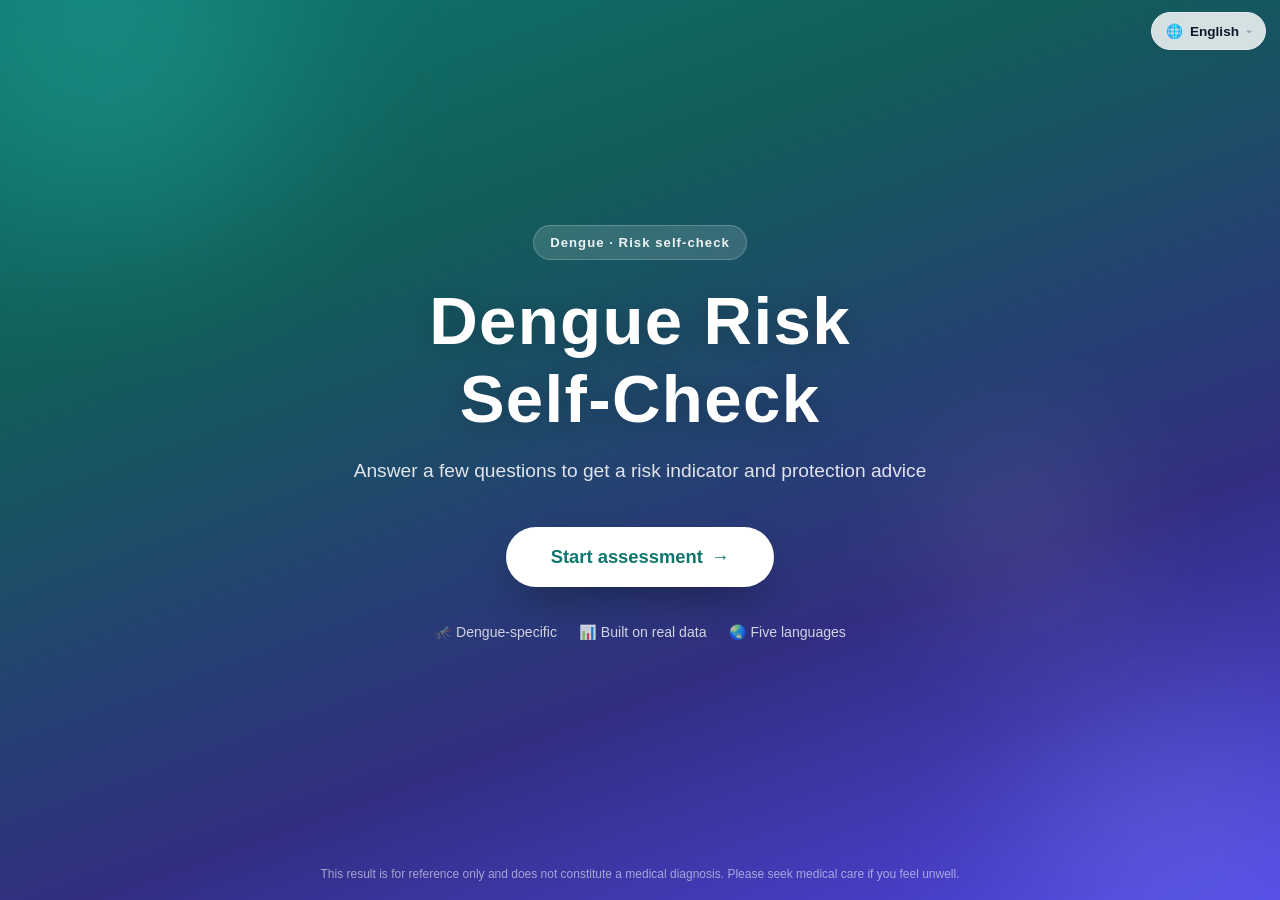
<file: static/index.html>
<!DOCTYPE html>
<html lang="zh-CN">
<head>
  <meta charset="UTF-8" />
  <meta name="viewport" content="width=device-width, initial-scale=1, viewport-fit=cover" />
  <title>登革热风险自测</title>
  <meta name="description" content="回答症状与病史问题，获得登革热风险参考评分与防护建议。结果仅供参考，不构成医疗诊断。" />
  <meta name="theme-color" content="#0f766e" />
  <link rel="icon" href="data:," />
  <link rel="stylesheet" href="./style.css" />
</head>
<body>
  <!-- 语言切换器（固定右上角，各视图共用） -->
  <div id="lang-switcher" class="lang-switcher">
    <button id="lang-toggle" class="lang-toggle" type="button"
            aria-haspopup="listbox" aria-expanded="false" aria-label="选择语言">
      <span class="lang-globe" aria-hidden="true">🌐</span>
      <span id="lang-current" class="lang-current">简体中文</span>
      <span class="lang-caret" aria-hidden="true">▾</span>
    </button>
    <ul id="lang-menu" class="lang-menu" role="listbox" aria-label="选择语言" hidden>
      <li><button class="lang-option" type="button" role="option" data-lang="zh-CN" aria-selected="true">简体中文</button></li>
      <li><button class="lang-option" type="button" role="option" data-lang="zh-TW" aria-selected="false">繁體中文</button></li>
      <li><button class="lang-option" type="button" role="option" data-lang="en" aria-selected="false">English</button></li>
      <li><button class="lang-option" type="button" role="option" data-lang="es" aria-selected="false">Español</button></li>
      <li><button class="lang-option" type="button" role="option" data-lang="pt" aria-selected="false">Português</button></li>
    </ul>
  </div>

  <main id="app">

    <!-- ① Hero 视图 -->
    <section id="view-hero" class="view hero-view">
      <div class="hero-orbs" aria-hidden="true">
        <span class="orb orb-a"></span>
        <span class="orb orb-b"></span>
        <span class="orb orb-c"></span>
      </div>
      <div class="hero">
        <div class="hero-badge" id="hero-badge">登革热 · 风险自评</div>
        <h1 class="hero-title" id="hero-title">登革热<br />风险自测</h1>
        <p class="hero-subtitle" id="hero-subtitle">回答症状与病史问题，获得风险参考与防护建议</p>
        <button id="btn-start" class="btn btn-hero" type="button">
          <span id="btn-start-text">开始评估</span>
          <span class="btn-arrow" aria-hidden="true">→</span>
        </button>
        <ul class="hero-points" id="hero-points" aria-label="产品特点"></ul>
      </div>
      <p class="hero-disclaimer" id="hero-disclaimer">本结果仅供参考，不构成医疗诊断。如有不适请及时就医。</p>
    </section>

    <!-- ② Wizard 视图（分步问卷） -->
    <section id="view-wizard" class="view" hidden>
      <div class="shell">
        <header class="wizard-header">
          <div class="wizard-meta">
            <span class="wizard-brand" id="wizard-brand">🦟 登革热风险自测</span>
            <span id="step-counter" class="step-counter">第 1 步 / 共 6 步</span>
          </div>
          <div class="progress" role="progressbar" aria-label="问卷进度"
               aria-valuemin="1" aria-valuemax="6" aria-valuenow="1">
            <div class="progress-track"><div id="progress-fill" class="progress-fill"></div></div>
            <div id="progress-steps" class="progress-steps" aria-hidden="true"></div>
          </div>
        </header>

        <div id="wizard-panel" class="wizard-panel card"><!-- 步骤内容由 app.js 渲染 --></div>

        <p id="wizard-hint" class="wizard-hint" role="alert" hidden></p>

        <div class="wizard-nav">
          <button id="btn-prev" class="btn btn-secondary" type="button">上一步</button>
          <button id="btn-next" class="btn btn-primary" type="button">下一步</button>
        </div>
      </div>
    </section>

    <!-- ③ Loading 视图 -->
    <section id="view-loading" class="view" hidden>
      <div class="loading-wrap">
        <div class="pulse" aria-hidden="true">
          <span class="pulse-ring r1"></span>
          <span class="pulse-ring r2"></span>
          <span class="pulse-ring r3"></span>
          <span class="pulse-core">🦟</span>
        </div>
        <p id="loading-text" class="loading-text" aria-live="polite">正在整理你的作答…</p>
        <p class="loading-sub" id="loading-sub">请稍候，通常不超过 10 秒</p>
      </div>
    </section>

    <!-- ④ Result 视图 -->
    <section id="view-result" class="view" hidden>
      <div class="shell result-shell">
        <header class="result-header">
          <h2 class="result-title" id="result-title">评估结果</h2>
          <p class="result-sub" id="result-sub">基于你提供的症状与病史生成</p>
        </header>

        <!-- WHO 警示征象提示（规则判断，独立于模型评分） -->
        <div id="warning-banner" class="warning-banner" role="alert" hidden>
          <span class="warning-icon" aria-hidden="true">⚠️</span>
          <div class="warning-body">
            <strong id="warning-title" class="warning-title"></strong>
            <p id="warning-text" class="warning-text"></p>
          </div>
        </div>

        <div class="card gauge-card">
          <div class="gauges">
            <!-- 主仪表盘：登革热可能性（模型 A） -->
            <div class="gauge-wrap gauge-primary" id="gauge-dengue">
              <svg class="gauge" viewBox="0 0 220 220" role="img" aria-labelledby="label-dengue">
                <circle class="gauge-track" cx="110" cy="110" r="92" />
                <circle id="arc-dengue" class="gauge-arc" cx="110" cy="110" r="92" />
              </svg>
              <div class="gauge-center">
                <div id="score-dengue" class="gauge-score">0</div>
                <div class="gauge-unit" id="label-dengue">登革热可能性</div>
                <div id="badge-dengue" class="level-badge">—</div>
              </div>
            </div>

            <!-- 次仪表盘：重症风险（模型 B2） -->
            <div class="gauge-wrap gauge-secondary" id="gauge-severe">
              <svg class="gauge" viewBox="0 0 220 220" role="img" aria-labelledby="label-severe">
                <circle class="gauge-track" cx="110" cy="110" r="92" />
                <circle id="arc-severe" class="gauge-arc" cx="110" cy="110" r="92" />
              </svg>
              <div class="gauge-center">
                <div id="score-severe" class="gauge-score">0</div>
                <div class="gauge-unit" id="label-severe">重症风险</div>
                <div id="badge-severe" class="level-badge">—</div>
              </div>
            </div>
          </div>

          <!-- 第三项：病情加重风险（模型 B），横条展示 -->
          <div class="bar-metric" id="metric-worsening">
            <div class="bar-head">
              <span class="bar-label" id="label-worsening">病情加重风险</span>
              <span class="bar-value"><span id="score-worsening">0</span>
                <span id="badge-worsening" class="level-badge level-inline">—</span></span>
            </div>
            <div class="bar-track"><div id="bar-worsening" class="bar-fill"></div></div>
          </div>

          <p id="result-summary" class="result-summary"></p>
          <p id="model-note" class="model-note"></p>
          <p id="epi-week-line" class="epi-week"></p>
        </div>

        <div id="advice-cards" class="advice-grid"><!-- 建议卡片由 app.js 渲染 --></div>

        <div class="result-actions">
          <button id="btn-restart" class="btn btn-primary" type="button">重新评估</button>
          <button id="btn-home" class="btn btn-secondary" type="button">返回首页</button>
        </div>
      </div>
      <div id="disclaimer-bar" class="disclaimer-bar">本结果仅供参考，不构成医疗诊断。如有不适请及时就医。</div>
    </section>

  </main>

  <!-- 错误浮层 -->
  <div id="error-overlay" class="overlay" hidden>
    <div class="overlay-backdrop" aria-hidden="true"></div>
    <div class="overlay-card card" role="alertdialog" aria-modal="true" aria-labelledby="error-title" aria-describedby="error-detail">
      <div class="overlay-icon" aria-hidden="true">⚠️</div>
      <h3 id="error-title" class="overlay-title">评估失败</h3>
      <p id="error-detail" class="error-detail"></p>
      <div class="overlay-actions">
        <button id="btn-retry" class="btn btn-primary" type="button">重试</button>
        <button id="btn-error-close" class="btn btn-secondary" type="button">返回修改</button>
      </div>
    </div>
  </div>

  <script src="./app.js" defer></script>
</body>
</html>
</file>
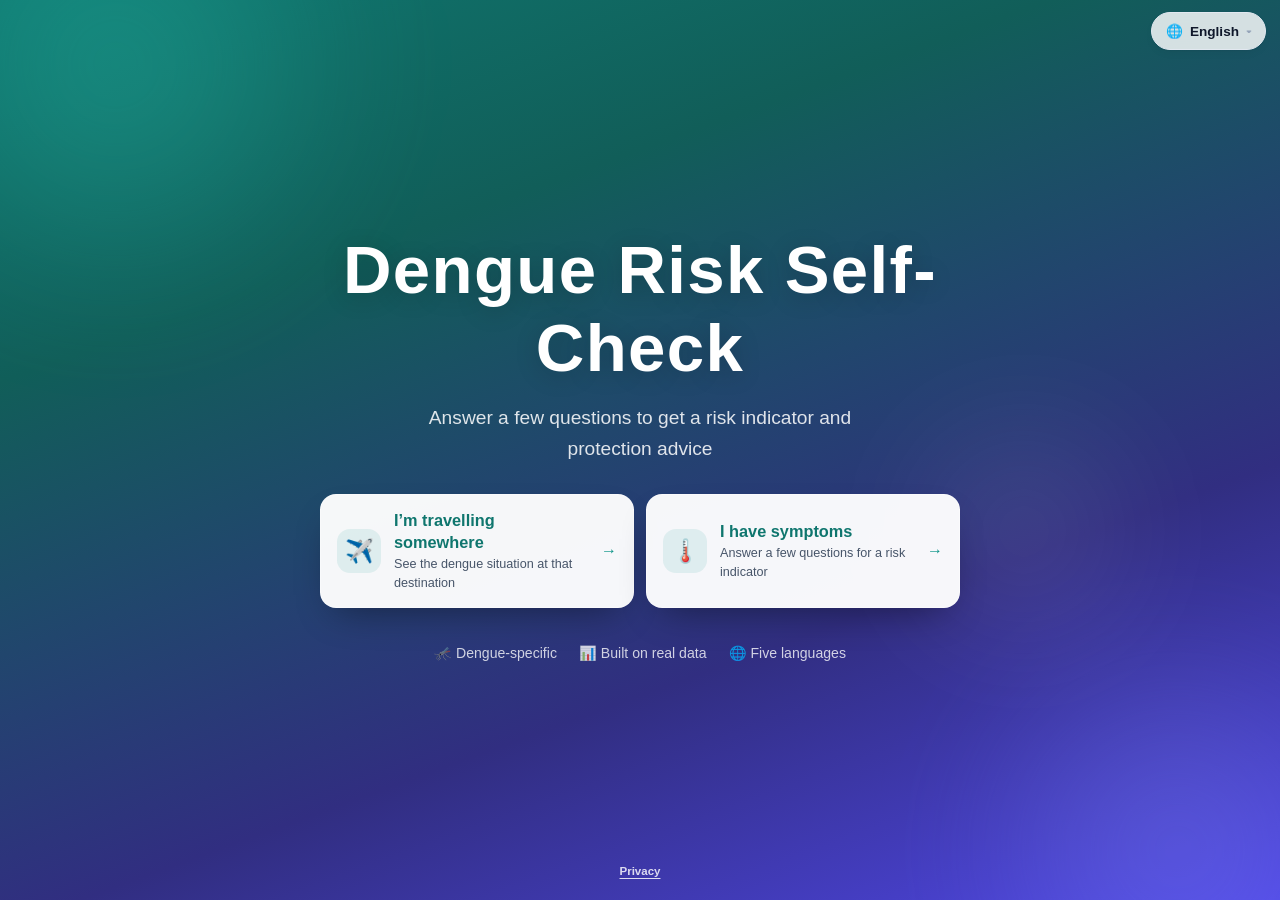
<file: service/static/index.html>
<!DOCTYPE html>
<html lang="zh-CN">
<head>
  <meta charset="UTF-8" />
  <meta name="viewport" content="width=device-width, initial-scale=1, viewport-fit=cover" />
  <title>登革热风险自测</title>
  <meta name="description" content="回答症状与病史问题，获得登革热风险参考评分与防护建议。结果仅供参考，不构成医疗诊断。" />
  <meta name="theme-color" content="#0f766e" />
  <link rel="icon" href="data:," />
  <link rel="stylesheet" href="./style.css?v=4" />
</head>
<body>
  <!-- Language switcher (fixed to the top right, shared by every view) -->
  <div id="lang-switcher" class="lang-switcher">
    <button id="lang-toggle" class="lang-toggle" type="button"
            aria-haspopup="listbox" aria-expanded="false" aria-label="选择语言">
      <span class="lang-globe" aria-hidden="true">🌐</span>
      <span id="lang-current" class="lang-current">简体中文</span>
      <span class="lang-caret" aria-hidden="true">▾</span>
    </button>
    <ul id="lang-menu" class="lang-menu" role="listbox" aria-label="选择语言" hidden>
      <li><button class="lang-option" type="button" role="option" data-lang="zh-CN" aria-selected="true">简体中文</button></li>
      <li><button class="lang-option" type="button" role="option" data-lang="zh-TW" aria-selected="false">繁體中文</button></li>
      <li><button class="lang-option" type="button" role="option" data-lang="en" aria-selected="false">English</button></li>
      <li><button class="lang-option" type="button" role="option" data-lang="es" aria-selected="false">Español</button></li>
      <li><button class="lang-option" type="button" role="option" data-lang="pt" aria-selected="false">Português</button></li>
    </ul>
  </div>

  <main id="app">

    <!-- ① Hero view -->
    <section id="view-hero" class="view hero-view">
      <div class="hero-orbs" aria-hidden="true">
        <span class="orb orb-a"></span>
        <span class="orb orb-b"></span>
        <span class="orb orb-c"></span>
      </div>
      <div class="hero">
        <h1 class="hero-title" id="hero-title">登革热风险自测</h1>
        <p class="hero-subtitle" id="hero-subtitle">回答症状与病史问题，获得风险参考与防护建议</p>


        <!-- Two entry points: check a destination before travel / self-assess symptoms (two intents, deliberately kept apart) -->
        <div class="hero-actions">
          <button id="btn-destination" class="hero-cta" type="button">
            <span class="hero-cta-icon" aria-hidden="true">✈️</span>
            <span class="hero-cta-body">
              <span class="hero-cta-title" id="btn-destination-title">我要去某个地方</span>
              <span class="hero-cta-desc" id="btn-destination-desc">查看目的地的登革热情况</span>
            </span>
            <span class="btn-arrow" aria-hidden="true">→</span>
          </button>
          <button id="btn-start" class="hero-cta" type="button">
            <span class="hero-cta-icon" aria-hidden="true">🌡️</span>
            <span class="hero-cta-body">
              <span class="hero-cta-title" id="btn-start-text">我有症状</span>
              <span class="hero-cta-desc" id="btn-start-desc">回答几个问题，获得风险参考</span>
            </span>
            <span class="btn-arrow" aria-hidden="true">→</span>
          </button>
        </div>

        <ul class="hero-points" id="hero-points">
          <li>🦟 <span id="hero-feature-1">登革热专用</span></li>
          <li>📊 <span id="hero-feature-2">真实数据建模</span></li>
          <li>🌐 <span id="hero-feature-3">五种语言</span></li>
        </ul>
      </div>

      <!-- Footer small print: disclaimer + privacy note -->
      <div class="hero-foot">
        <p class="hero-privacy">
          <button id="btn-privacy" class="link-btn" type="button">隐私说明</button>
        </p>
      </div>
    </section>

    <!-- ② Wizard view (step-by-step questionnaire) -->
    <section id="view-wizard" class="view" hidden>
      <div class="shell">
        <header class="wizard-header">
          <!-- Way out of the assessment (back to wherever it was entered from);
               distinct from btn-prev, which steps backwards inside the wizard -->
          <button id="btn-wizard-back" class="back-btn" type="button">
            <span class="back-arrow" aria-hidden="true">←</span>
            <span id="btn-wizard-back-text">返回</span>
          </button>
          <div class="wizard-meta">
            <span class="wizard-brand" id="wizard-brand">🦟 登革热风险自测</span>
            <span id="step-counter" class="step-counter">第 1 步 / 共 7 步</span>
          </div>
          <div class="progress" role="progressbar" aria-label="问卷进度"
               aria-valuemin="1" aria-valuemax="7" aria-valuenow="1">
            <div class="progress-track"><div id="progress-fill" class="progress-fill"></div></div>
            <div id="progress-steps" class="progress-steps" aria-hidden="true"></div>
          </div>
        </header>

        <!-- Interview mode toggle: smart interview (adaptive) / full questionnaire -->
        <div id="mode-toggle" class="mode-toggle" role="group" aria-label="选择问诊方式">
          <button id="mode-adaptive" class="mode-btn" type="button" aria-pressed="true">智能问诊（推荐）</button>
          <button id="mode-classic" class="mode-btn" type="button" aria-pressed="false">完整问卷</button>
        </div>

        <div id="wizard-panel" class="wizard-panel card"><!-- Step content is rendered by app.js --></div>

        <p id="wizard-hint" class="wizard-hint" role="alert" hidden></p>

        <div class="wizard-nav">
          <button id="btn-prev" class="btn btn-secondary" type="button">上一步</button>
          <button id="btn-next" class="btn btn-primary" type="button">下一步</button>
        </div>
      </div>
    </section>

    <!-- ③ Loading view -->
    <section id="view-loading" class="view" hidden>
      <div class="loading-wrap">
        <div class="pulse" aria-hidden="true">
          <span class="pulse-ring r1"></span>
          <span class="pulse-ring r2"></span>
          <span class="pulse-ring r3"></span>
          <span class="pulse-core">🦟</span>
        </div>
        <p id="loading-text" class="loading-text" aria-live="polite">正在整理你的作答…</p>
      </div>
    </section>

    <!-- ④ Result view -->
    <section id="view-result" class="view" hidden>
      <div class="shell result-shell">
        <header class="result-header">
          <h2 class="result-title" id="result-title">评估结果</h2>
        </header>

        <!-- WHO warning signs notice (rule-based, independent of the model score) -->
        <div id="warning-banner" class="warning-banner" role="alert" hidden>
          <span class="warning-icon" aria-hidden="true">⚠️</span>
          <div class="warning-body">
            <strong id="warning-title" class="warning-title"></strong>
            <p id="warning-text" class="warning-text"></p>
          </div>
        </div>

        <div class="card gauge-card">
          <div class="gauges">
            <!-- Primary gauge: dengue likelihood (model A) -- expands to show the contributions -->
            <button class="gauge-wrap gauge-primary" id="gauge-dengue" type="button"
                    aria-expanded="false" aria-controls="explain-dengue">
              <svg class="gauge" viewBox="0 0 220 220" aria-hidden="true" focusable="false">
                <circle class="gauge-track" cx="110" cy="110" r="92" />
                <circle id="arc-dengue" class="gauge-arc" cx="110" cy="110" r="92" />
              </svg>
              <span class="gauge-center">
                <span id="score-dengue" class="gauge-score">0</span>
                <span class="gauge-unit" id="label-dengue">登革热可能性</span>
                <span id="badge-dengue" class="level-badge">—</span>
              </span>
              <span class="gauge-why">
                <span class="why-text" id="why-dengue">为什么是这个分数？</span>
                <span class="why-caret" aria-hidden="true">▾</span>
              </span>
            </button>

            <!-- Secondary gauge: severe-disease risk (model B2) -- expands to show the contributions -->
            <button class="gauge-wrap gauge-secondary" id="gauge-severe" type="button"
                    aria-expanded="false" aria-controls="explain-severe">
              <svg class="gauge" viewBox="0 0 220 220" aria-hidden="true" focusable="false">
                <circle class="gauge-track" cx="110" cy="110" r="92" />
                <circle id="arc-severe" class="gauge-arc" cx="110" cy="110" r="92" />
              </svg>
              <span class="gauge-center">
                <span id="score-severe" class="gauge-score">0</span>
                <span class="gauge-unit" id="label-severe">重症风险</span>
                <span id="badge-severe" class="level-badge">—</span>
              </span>
              <span class="gauge-why">
                <span class="why-text" id="why-severe">为什么是这个分数？</span>
                <span class="why-caret" aria-hidden="true">▾</span>
              </span>
            </button>
          </div>

          <!-- Contribution panels (content rendered by app.js) -->
          <div id="explain-dengue" class="explain-panel" hidden></div>
          <div id="explain-severe" class="explain-panel" hidden></div>

          <!-- Third metric: risk of worsening (model B), shown as a bar -->
          <div class="bar-metric" id="metric-worsening">
            <button class="bar-head" id="btn-explain-worsening" type="button"
                    aria-expanded="false" aria-controls="explain-worsening">
              <span class="bar-label" id="label-worsening">病情加重风险</span>
              <span class="bar-value"><span id="score-worsening">0</span>
                <span id="badge-worsening" class="level-badge level-inline">—</span>
                <span class="why-caret" aria-hidden="true">▾</span></span>
            </button>
            <div class="bar-track"><div id="bar-worsening" class="bar-fill"></div></div>
          </div>
          <div id="explain-worsening" class="explain-panel" hidden></div>

          <p id="result-summary" class="result-summary"></p>
          <p id="model-note" class="model-note"></p>
        </div>

        <!-- Epidemiological exposure context (rule-based, deliberately not a gauge) -->
        <div id="exposure-chip" class="exposure-chip" hidden>
          <span class="exposure-mark" aria-hidden="true">📍</span>
          <div class="exposure-body">
            <p class="exposure-line">
              <span class="exposure-label" id="exposure-label">周围暴露情况</span>
              <span class="exposure-level" id="exposure-level">—</span>
            </p>
            <p class="exposure-factors" id="exposure-factors"></p>
          </div>
        </div>

        <!-- Travel context: comes from the destination lookup, deliberately labelled "not part of the score" -->
        <div id="travel-context" class="travel-card" hidden>
          <span class="travel-mark" aria-hidden="true">✈️</span>
          <div class="travel-body">
            <p class="travel-line">
              <span class="travel-label" id="travel-label">旅行背景</span>
              <span class="travel-level" id="travel-level"></span>
            </p>
            <p class="travel-place" id="travel-place"></p>
            <p class="travel-season" id="travel-season" hidden></p>
          </div>
        </div>
        <p class="travel-offer" id="travel-offer" hidden>
          <span id="travel-offer-text"></span>
          <button id="btn-travel-offer" class="link-btn" type="button"></button>
        </p>

        <div id="advice-cards" class="advice-grid"><!-- Advice cards are rendered by app.js --></div>

        <!-- AI follow-up chat -->
        <section class="card chat-card" id="chat-card">
          <header class="chat-head">
            <span class="chat-icon" aria-hidden="true">💬</span>
            <div class="chat-headings">
              <h3 class="chat-title" id="chat-title">追问一下</h3>
            </div>
          </header>

          <div class="chat-chips" id="chat-chips"></div>

          <div class="chat-log" id="chat-log" role="log" aria-live="polite" aria-label="对话记录"></div>

          <form class="chat-form" id="chat-form">
            <label class="sr-only" for="chat-input" id="chat-input-label">你的问题</label>
            <textarea id="chat-input" class="chat-input" rows="1" maxlength="500"
                      placeholder="输入你的问题…"></textarea>
            <button id="chat-send" class="btn btn-primary chat-send" type="submit">发送</button>
          </form>

          <div class="chat-foot">
            <!-- The counter belongs to the input; the disclaimer is its own line -->
            <span class="chat-counter" id="chat-counter">0 / 500</span>
            <p class="chat-note-row">
              <span class="chat-note" id="chat-note"></span>
              <button id="btn-privacy-chat" class="link-btn" type="button">隐私说明</button>
            </p>
          </div>
        </section>

        <div class="result-actions">
          <button id="btn-restart" class="btn btn-primary" type="button">重新评估</button>
          <button id="btn-home" class="btn btn-secondary" type="button">返回首页</button>
        </div>
      </div>
      <div id="disclaimer-bar" class="disclaimer-bar">本结果仅供参考，不构成医疗诊断。如有不适请及时就医。</div>
    </section>

    <!-- ⑤ Destination view (check a destination before travel; deliberately shows no risk score) -->
    <section id="view-destination" class="view" hidden>
      <div class="shell dest-shell">
        <header class="dest-header">
          <button id="btn-dest-back" class="back-btn" type="button">
            <span class="back-arrow" aria-hidden="true">←</span>
            <span id="btn-dest-back-text">返回</span>
          </button>
          <h2 class="dest-title" id="dest-title" tabindex="-1">目的地登革热情况</h2>
          <p class="dest-sub" id="dest-sub"></p>
        </header>

        <form class="dest-form card" id="dest-form" novalidate>
          <label class="field-label" for="dest-input" id="dest-input-label">目的地</label>
          <div class="dest-input-row">
            <input id="dest-input" class="dest-input" type="text" name="location"
                   maxlength="120" autocomplete="off" spellcheck="false" />
            <button id="dest-submit" class="btn btn-primary dest-submit" type="submit">查询</button>
          </div>
          <p class="dest-hint" id="dest-hint" role="alert" hidden></p>
          <p class="dest-examples-label" id="dest-examples-label"></p>
          <div class="dest-chips" id="dest-chips"></div>
        </form>

        <div class="dest-loading" id="dest-loading" hidden>
          <div class="pulse" aria-hidden="true">
            <span class="pulse-ring r1"></span>
            <span class="pulse-ring r2"></span>
            <span class="pulse-ring r3"></span>
            <span class="pulse-core">🌍</span>
          </div>
          <p id="dest-loading-text" class="loading-text" aria-live="polite"></p>
        </div>

        <div class="dest-error" id="dest-error" role="alert" hidden>
          <span class="dest-error-icon" aria-hidden="true">⚠️</span>
          <p class="dest-error-text" id="dest-error-text"></p>
          <button id="dest-retry" class="btn btn-secondary dest-retry" type="button">重试</button>
        </div>

        <div class="dest-results" id="dest-results" hidden><!-- Results are rendered by app.js --></div>

        <p class="dest-cross">
          <button id="btn-dest-to-symptoms" class="link-btn" type="button"></button>
        </p>
      </div>
      <div id="dest-disclaimer-bar" class="disclaimer-bar">本结果仅供参考，不构成医疗诊断。如有不适请及时就医。</div>
    </section>

  </main>

  <!-- Error overlay -->
  <div id="error-overlay" class="overlay" hidden>
    <div class="overlay-backdrop" aria-hidden="true"></div>
    <div class="overlay-card card" role="alertdialog" aria-modal="true" aria-labelledby="error-title" aria-describedby="error-detail">
      <div class="overlay-icon" aria-hidden="true">⚠️</div>
      <h3 id="error-title" class="overlay-title">评估失败</h3>
      <p id="error-detail" class="error-detail"></p>
      <div class="overlay-actions">
        <button id="btn-retry" class="btn btn-primary" type="button">重试</button>
        <button id="btn-error-close" class="btn btn-secondary" type="button">返回修改</button>
      </div>
    </div>
  </div>

  <!-- Privacy note overlay -->
  <div id="privacy-overlay" class="overlay" hidden>
    <div class="overlay-backdrop" aria-hidden="true"></div>
    <div class="overlay-card card privacy-card" role="dialog" aria-modal="true"
         aria-labelledby="privacy-title" aria-describedby="privacy-intro">
      <div class="overlay-icon" aria-hidden="true">🔒</div>
      <h3 id="privacy-title" class="overlay-title">隐私说明</h3>
      <p id="privacy-intro" class="privacy-intro"></p>
      <ul id="privacy-list" class="privacy-list"></ul>
      <p id="privacy-foot" class="privacy-foot"></p>
      <div class="overlay-actions">
        <button id="btn-privacy-close" class="btn btn-primary" type="button">知道了</button>
      </div>
    </div>
  </div>

  <script src="./app.js?v=4" defer></script>
</body>
</html>
</file>
<file: static/style.css>
/* =========================================================
   流行病感染风险自测 — 样式表
   纯 CSS，零外部依赖，系统字体栈
   ========================================================= */

/* ---------- Design Tokens ---------- */
:root {
  /* 品牌色 */
  --teal-700: #0f766e;
  --teal-600: #0d9488;
  --indigo-600: #4f46e5;
  --brand-grad: linear-gradient(135deg, #0f766e 0%, #0d9488 38%, #4f46e5 100%);
  --hero-grad: linear-gradient(160deg, #0f766e 0%, #115e59 28%, #312e81 68%, #4f46e5 100%);

  /* 中性色（浅色模式） */
  --bg: #f3f6fa;
  --surface: #ffffff;
  --surface-2: #f8fafc;
  --text: #0f172a;
  --text-2: #475569;
  --text-3: #94a3b8;
  --border: #e2e8f0;
  --border-strong: #cbd5e1;

  /* 强调色 */
  --accent: #0d9488;
  --accent-ink: #0f766e;
  --accent-soft: rgba(13, 148, 136, 0.09);
  --ring: rgba(13, 148, 136, 0.45);

  /* 语义色 */
  --green: #10b981;
  --amber: #f59e0b;
  --red: #ef4444;
  --red-soft: rgba(239, 68, 68, 0.08);

  /* 结果等级（默认中风险，JS 按 level 切换类覆盖） */
  --level-color: var(--amber);

  /* 形状与阴影 */
  --radius: 16px;
  --radius-lg: 24px;
  --shadow-sm: 0 1px 2px rgba(15, 23, 42, 0.05), 0 4px 12px -4px rgba(15, 23, 42, 0.08);
  --shadow-md: 0 1px 2px rgba(15, 23, 42, 0.04), 0 10px 28px -10px rgba(15, 23, 42, 0.14);
  --shadow-lg: 0 2px 4px rgba(15, 23, 42, 0.05), 0 20px 48px -16px rgba(15, 23, 42, 0.2);
  --bar-bg: rgba(255, 255, 255, 0.82);

  --font-stack: -apple-system, BlinkMacSystemFont, "Segoe UI", "PingFang SC",
    "Hiragino Sans GB", "Microsoft YaHei", "Noto Sans CJK SC", "Helvetica Neue",
    Arial, sans-serif;
}

@media (prefers-color-scheme: dark) {
  :root {
    --hero-grad: linear-gradient(160deg, #134e4a 0%, #0c3f3b 28%, #1e1b4b 68%, #3730a3 100%);

    --bg: #0b1120;
    --surface: #141d31;
    --surface-2: #1a2440;
    --text: #e7edf7;
    --text-2: #a8b5ca;
    --text-3: #6b7a94;
    --border: #24334f;
    --border-strong: #33456a;

    --accent: #2dd4bf;
    --accent-ink: #5eead4;
    --accent-soft: rgba(45, 212, 191, 0.12);
    --ring: rgba(45, 212, 191, 0.5);

    --green: #34d399;
    --amber: #fbbf24;
    --red: #f87171;
    --red-soft: rgba(248, 113, 113, 0.12);

    --shadow-sm: 0 1px 2px rgba(0, 0, 0, 0.35), 0 4px 12px -4px rgba(0, 0, 0, 0.4);
    --shadow-md: 0 1px 2px rgba(0, 0, 0, 0.35), 0 12px 30px -10px rgba(0, 0, 0, 0.55);
    --shadow-lg: 0 2px 4px rgba(0, 0, 0, 0.4), 0 22px 52px -16px rgba(0, 0, 0, 0.65);
    --bar-bg: rgba(11, 17, 32, 0.82);
  }
}

/* ---------- Reset & 基础 ---------- */
*,
*::before,
*::after {
  box-sizing: border-box;
  margin: 0;
  padding: 0;
}

html {
  overflow-x: hidden;
  -webkit-text-size-adjust: 100%;
}

body {
  overflow-x: hidden;
  min-height: 100dvh;
  background: var(--bg);
  color: var(--text);
  font-family: var(--font-stack);
  font-size: 16px;
  line-height: 1.6;
  -webkit-font-smoothing: antialiased;
}

[hidden] {
  display: none !important;
}

button {
  font-family: inherit;
}

ul,
ol {
  list-style: none;
}

:focus-visible {
  outline: 3px solid var(--ring);
  outline-offset: 2px;
  border-radius: 6px;
}

/* ---------- 视图切换 ---------- */
.view {
  animation: view-in 0.45s cubic-bezier(0.22, 1, 0.36, 1) both;
}

@keyframes view-in {
  from {
    opacity: 0;
    transform: translateY(14px);
  }
  to {
    opacity: 1;
    transform: none;
  }
}

.shell {
  width: 100%;
  max-width: 720px;
  margin: 0 auto;
  /* 顶部留白避开固定定位的语言切换器 */
  padding: 68px 20px 48px;
}

/* ---------- 语言切换器 ---------- */
.lang-switcher {
  position: fixed;
  top: calc(12px + env(safe-area-inset-top));
  right: calc(14px + env(safe-area-inset-right));
  z-index: 200;
}

.lang-toggle {
  display: inline-flex;
  align-items: center;
  gap: 7px;
  min-height: 38px;
  padding: 0 14px;
  border: 1px solid var(--border);
  border-radius: 999px;
  font-size: 0.85rem;
  font-weight: 600;
  color: var(--text);
  background: var(--bar-bg);
  backdrop-filter: blur(12px);
  -webkit-backdrop-filter: blur(12px);
  box-shadow: var(--shadow-sm);
  cursor: pointer;
  transition: border-color 0.2s ease, box-shadow 0.2s ease, transform 0.15s ease;
  -webkit-tap-highlight-color: transparent;
  touch-action: manipulation;
}

.lang-toggle:hover {
  border-color: var(--accent);
  box-shadow: var(--shadow-md);
}

.lang-toggle:active {
  transform: scale(0.96);
}

.lang-caret {
  font-size: 0.68rem;
  color: var(--text-3);
  transition: transform 0.2s ease;
}

.lang-switcher.is-open .lang-caret {
  transform: rotate(180deg);
}

.lang-menu {
  position: absolute;
  top: calc(100% + 8px);
  right: 0;
  min-width: 172px;
  padding: 6px;
  background: var(--surface);
  border: 1px solid var(--border);
  border-radius: var(--radius);
  box-shadow: var(--shadow-lg);
  animation: pop-in 0.22s cubic-bezier(0.22, 1, 0.36, 1) both;
}

.lang-option {
  display: flex;
  align-items: center;
  justify-content: space-between;
  gap: 10px;
  width: 100%;
  min-height: 42px;
  padding: 0 12px;
  border: none;
  border-radius: 10px;
  font-size: 0.92rem;
  font-weight: 500;
  text-align: left;
  color: var(--text);
  background: transparent;
  cursor: pointer;
  transition: background-color 0.15s ease, color 0.15s ease;
  -webkit-tap-highlight-color: transparent;
  touch-action: manipulation;
}

.lang-option:hover {
  background: var(--surface-2);
}

.lang-option.is-active {
  color: var(--accent-ink);
  background: var(--accent-soft);
  font-weight: 700;
}

.lang-option.is-active::after {
  content: "✓";
  font-weight: 700;
}

/* ---------- 通用卡片 ---------- */
.card {
  background: var(--surface);
  border: 1px solid var(--border);
  border-radius: var(--radius-lg);
  box-shadow: var(--shadow-md);
}

/* ---------- 按钮 ---------- */
.btn {
  display: inline-flex;
  align-items: center;
  justify-content: center;
  gap: 0.5rem;
  min-height: 48px;
  padding: 0 1.6rem;
  border: none;
  border-radius: 999px;
  font-size: 1rem;
  font-weight: 600;
  cursor: pointer;
  color: var(--text);
  background: var(--surface);
  transition: transform 0.15s ease, box-shadow 0.25s ease, opacity 0.2s ease;
  -webkit-tap-highlight-color: transparent;
  touch-action: manipulation;
}

.btn:active {
  transform: scale(0.96);
}

.btn-primary {
  background: var(--brand-grad);
  color: #fff;
  box-shadow: 0 10px 24px -10px rgba(79, 70, 229, 0.55);
}

.btn-primary:hover {
  box-shadow: 0 14px 30px -10px rgba(79, 70, 229, 0.65);
}

.btn-primary.is-disabled {
  opacity: 0.45;
  cursor: not-allowed;
  box-shadow: none;
}

.btn-secondary {
  background: var(--surface);
  color: var(--text-2);
  border: 1.5px solid var(--border-strong);
}

.btn-secondary:hover {
  border-color: var(--accent);
  color: var(--accent-ink);
}

/* =========================================================
   ① Hero
   ========================================================= */
.hero-view {
  position: relative;
  min-height: 100dvh;
  display: grid;
  place-items: center;
  padding: 32px 24px 64px;
  background: var(--hero-grad);
  color: #fff;
  overflow: hidden;
}

.hero-orbs {
  position: absolute;
  inset: 0;
  pointer-events: none;
}

.orb {
  position: absolute;
  border-radius: 50%;
  filter: blur(60px);
  opacity: 0.55;
  animation: orb-float 14s ease-in-out infinite alternate;
}

.orb-a {
  width: 46vmax;
  height: 46vmax;
  top: -18vmax;
  left: -14vmax;
  background: radial-gradient(circle, rgba(45, 212, 191, 0.55), transparent 65%);
}

.orb-b {
  width: 40vmax;
  height: 40vmax;
  bottom: -16vmax;
  right: -12vmax;
  background: radial-gradient(circle, rgba(129, 140, 248, 0.6), transparent 65%);
  animation-delay: -5s;
}

.orb-c {
  width: 24vmax;
  height: 24vmax;
  top: 42%;
  right: 8%;
  background: radial-gradient(circle, rgba(255, 255, 255, 0.22), transparent 65%);
  animation-delay: -9s;
}

@keyframes orb-float {
  from {
    transform: translate3d(0, 0, 0) scale(1);
  }
  to {
    transform: translate3d(4vmax, 3vmax, 0) scale(1.08);
  }
}

.hero {
  position: relative;
  z-index: 1;
  max-width: 640px;
  text-align: center;
}

.hero > * {
  animation: fade-up 0.7s cubic-bezier(0.22, 1, 0.36, 1) both;
}

.hero > *:nth-child(2) { animation-delay: 0.08s; }
.hero > *:nth-child(3) { animation-delay: 0.16s; }
.hero > *:nth-child(4) { animation-delay: 0.24s; }
.hero > *:nth-child(5) { animation-delay: 0.32s; }

.hero-badge {
  display: inline-block;
  padding: 6px 16px;
  border-radius: 999px;
  font-size: 0.82rem;
  font-weight: 600;
  letter-spacing: 0.08em;
  color: rgba(255, 255, 255, 0.92);
  background: rgba(255, 255, 255, 0.14);
  border: 1px solid rgba(255, 255, 255, 0.22);
  backdrop-filter: blur(8px);
  margin-bottom: 22px;
}

.hero-title {
  font-size: clamp(2.5rem, 9vw, 4.2rem);
  font-weight: 800;
  line-height: 1.16;
  letter-spacing: 0.02em;
  text-shadow: 0 4px 24px rgba(0, 0, 0, 0.18);
  margin-bottom: 18px;
}

.hero-subtitle {
  font-size: clamp(1rem, 3.6vw, 1.2rem);
  color: rgba(255, 255, 255, 0.86);
  margin-bottom: 40px;
}

.btn-hero {
  min-height: 60px;
  padding: 0 2.8rem;
  font-size: 1.15rem;
  font-weight: 700;
  background: #ffffff;
  color: var(--teal-700);
  box-shadow: 0 18px 44px -14px rgba(0, 0, 0, 0.45);
  transition: transform 0.2s cubic-bezier(0.22, 1, 0.36, 1), box-shadow 0.25s ease;
}

.btn-hero:hover {
  transform: translateY(-3px);
  box-shadow: 0 26px 56px -16px rgba(0, 0, 0, 0.5);
}

.btn-hero:active {
  transform: translateY(0) scale(0.96);
}

.btn-hero .btn-arrow {
  display: inline-block;
  transition: transform 0.25s cubic-bezier(0.22, 1, 0.36, 1);
}

.btn-hero:hover .btn-arrow {
  transform: translateX(5px);
}

.hero-points {
  display: flex;
  flex-wrap: wrap;
  justify-content: center;
  gap: 10px 22px;
  margin-top: 34px;
  font-size: 0.88rem;
  color: rgba(255, 255, 255, 0.78);
}

.hero-disclaimer {
  position: absolute;
  left: 20px;
  right: 20px;
  bottom: calc(16px + env(safe-area-inset-bottom));
  text-align: center;
  font-size: 0.75rem;
  color: rgba(255, 255, 255, 0.55);
  z-index: 1;
}

/* =========================================================
   ② Wizard
   ========================================================= */
.wizard-header {
  margin-bottom: 22px;
}

.wizard-meta {
  display: flex;
  align-items: baseline;
  justify-content: space-between;
  gap: 12px;
  margin-bottom: 14px;
}

.wizard-brand {
  font-weight: 700;
  font-size: 1rem;
  color: var(--text);
}

.step-counter {
  font-size: 0.85rem;
  font-weight: 600;
  color: var(--accent-ink);
  font-variant-numeric: tabular-nums;
}

.progress-track {
  height: 8px;
  border-radius: 999px;
  background: var(--border);
  overflow: hidden;
}

.progress-fill {
  height: 100%;
  width: 25%;
  border-radius: inherit;
  background: var(--brand-grad);
  transition: width 0.5s cubic-bezier(0.22, 1, 0.36, 1);
}

.progress-steps {
  display: flex;
  justify-content: space-between;
  margin-top: 10px;
}

.p-step {
  font-size: 0.72rem;
  color: var(--text-3);
  transition: color 0.3s ease;
}

.p-step.is-done {
  color: var(--text-2);
}

.p-step.is-active {
  color: var(--accent-ink);
  font-weight: 700;
}

/* --- 步骤面板 --- */
.wizard-panel {
  padding: 26px 22px 30px;
  overflow: hidden;
}

.step-inner.step-enter-forward {
  animation: slide-in-right 0.35s cubic-bezier(0.22, 1, 0.36, 1) both;
}

.step-inner.step-enter-back {
  animation: slide-in-left 0.35s cubic-bezier(0.22, 1, 0.36, 1) both;
}

@keyframes slide-in-right {
  from {
    opacity: 0;
    transform: translateX(32px);
  }
  to {
    opacity: 1;
    transform: none;
  }
}

@keyframes slide-in-left {
  from {
    opacity: 0;
    transform: translateX(-32px);
  }
  to {
    opacity: 1;
    transform: none;
  }
}

.step-head {
  display: flex;
  align-items: center;
  gap: 14px;
  margin-bottom: 24px;
}

.step-icon {
  flex: 0 0 auto;
  width: 48px;
  height: 48px;
  display: grid;
  place-items: center;
  font-size: 1.5rem;
  border-radius: 14px;
  background: var(--accent-soft);
}

.step-title {
  font-size: 1.3rem;
  font-weight: 800;
  line-height: 1.3;
}

.step-title:focus-visible {
  outline: none;
}

.step-desc {
  font-size: 0.85rem;
  color: var(--text-3);
}

/* --- 题目区块 --- */
.field {
  margin-top: 26px;
}

.field:first-of-type {
  margin-top: 0;
}

.field.is-hidden {
  display: none;
}

.field.field-reveal {
  animation: fade-up 0.4s cubic-bezier(0.22, 1, 0.36, 1) both;
}

.field-title {
  font-size: 1.02rem;
  font-weight: 700;
}

.field-title.req::after {
  content: " *";
  color: var(--red);
}

.field-hint {
  margin-top: 3px;
  font-size: 0.8rem;
  color: var(--text-3);
}

/* --- 选项卡片 --- */
.opt-grid {
  display: grid;
  grid-template-columns: 1fr;
  gap: 12px;
  margin-top: 14px;
}

@media (min-width: 560px) {
  .opt-grid.cols-2 {
    grid-template-columns: 1fr 1fr;
  }
}

.opt {
  display: flex;
  align-items: center;
  gap: 13px;
  width: 100%;
  min-height: 64px;
  padding: 13px 15px;
  text-align: left;
  background: var(--surface);
  border: 2px solid var(--border);
  border-radius: var(--radius);
  cursor: pointer;
  transition: border-color 0.2s ease, background-color 0.2s ease,
    transform 0.15s ease, box-shadow 0.2s ease;
  -webkit-tap-highlight-color: transparent;
  touch-action: manipulation;
}

.opt:hover {
  border-color: var(--border-strong);
  box-shadow: var(--shadow-sm);
}

.opt:active {
  transform: scale(0.975);
}

.opt.is-selected {
  border-color: var(--accent);
  background: var(--accent-soft);
  box-shadow: 0 6px 18px -8px var(--ring);
}

.opt-emoji {
  flex: 0 0 auto;
  width: 40px;
  height: 40px;
  display: grid;
  place-items: center;
  font-size: 1.4rem;
  border-radius: 12px;
  background: var(--surface-2);
  transition: background-color 0.2s ease;
}

.opt.is-selected .opt-emoji {
  background: transparent;
}

.opt-body {
  display: flex;
  flex-direction: column;
  gap: 1px;
  min-width: 0;
}

.opt-label {
  font-size: 0.98rem;
  font-weight: 600;
  color: var(--text);
  line-height: 1.4;
}

.opt-desc {
  font-size: 0.78rem;
  color: var(--text-3);
  line-height: 1.45;
}

.opt.is-selected .opt-label {
  color: var(--accent-ink);
}

/* 对勾 */
.opt-check {
  flex: 0 0 auto;
  margin-left: auto;
  width: 26px;
  height: 26px;
  border-radius: 50%;
  border: 2px solid var(--border-strong);
  display: grid;
  place-items: center;
  transition: background-color 0.2s ease, border-color 0.2s ease, transform 0.2s ease;
}

.opt.is-selected .opt-check {
  background: var(--accent);
  border-color: var(--accent);
  transform: scale(1.05);
}

.opt-check svg {
  width: 15px;
  height: 15px;
  display: block;
}

.check-path {
  stroke: #fff;
  stroke-width: 3.4;
  stroke-linecap: round;
  stroke-linejoin: round;
  stroke-dasharray: 24;
  stroke-dashoffset: 24;
}

.opt.is-selected .check-path {
  animation: draw-check 0.32s cubic-bezier(0.22, 1, 0.36, 1) 0.04s forwards;
}

@keyframes draw-check {
  to {
    stroke-dashoffset: 0;
  }
}

/* --- 补充说明 textarea --- */
.notes-area {
  width: 100%;
  min-height: 150px;
  margin-top: 14px;
  padding: 14px 16px;
  font: inherit;
  font-size: 1rem;
  color: var(--text);
  background: var(--surface-2);
  border: 2px solid var(--border);
  border-radius: var(--radius);
  resize: vertical;
  transition: border-color 0.2s ease, background-color 0.2s ease;
}

.notes-area:focus {
  outline: none;
  border-color: var(--accent);
  background: var(--surface);
}

.notes-area::placeholder {
  color: var(--text-3);
}

.notes-counter {
  margin-top: 8px;
  text-align: right;
  font-size: 0.8rem;
  color: var(--text-3);
  font-variant-numeric: tabular-nums;
}

.notes-counter.is-warn {
  color: var(--amber);
  font-weight: 600;
}

/* --- 提示与导航 --- */
.wizard-hint {
  margin-top: 14px;
  padding: 10px 16px;
  border-radius: 12px;
  font-size: 0.88rem;
  font-weight: 500;
  color: var(--red);
  background: var(--red-soft);
}

.wizard-hint.shake {
  animation: shake 0.4s ease;
}

@keyframes shake {
  0%, 100% { transform: translateX(0); }
  20% { transform: translateX(-7px); }
  40% { transform: translateX(6px); }
  60% { transform: translateX(-4px); }
  80% { transform: translateX(3px); }
}

.wizard-nav {
  display: flex;
  gap: 12px;
  margin-top: 22px;
}

#btn-prev {
  flex: 0 0 auto;
  min-width: 108px;
}

#btn-next {
  flex: 1;
}

/* =========================================================
   ③ Loading
   ========================================================= */
#view-loading {
  min-height: 100dvh;
  display: grid;
  place-items: center;
  padding: 24px;
}

.loading-wrap {
  text-align: center;
}

.pulse {
  position: relative;
  width: 150px;
  height: 150px;
  margin: 0 auto 30px;
}

.pulse-ring {
  position: absolute;
  inset: 0;
  border-radius: 50%;
  border: 2.5px solid var(--accent);
  opacity: 0;
  animation: ripple 2.4s cubic-bezier(0.2, 0.6, 0.4, 1) infinite;
}

.pulse-ring.r2 { animation-delay: 0.8s; }
.pulse-ring.r3 { animation-delay: 1.6s; }

@keyframes ripple {
  0% {
    transform: scale(0.4);
    opacity: 0.85;
  }
  100% {
    transform: scale(1.12);
    opacity: 0;
  }
}

.pulse-core {
  position: absolute;
  inset: 0;
  width: 86px;
  height: 86px;
  margin: auto;
  display: grid;
  place-items: center;
  font-size: 2.3rem;
  border-radius: 50%;
  background: var(--brand-grad);
  box-shadow: 0 14px 34px -10px rgba(79, 70, 229, 0.55);
  animation: breathe 2s ease-in-out infinite;
}

@keyframes breathe {
  0%, 100% { transform: scale(1); }
  50% { transform: scale(1.08); }
}

.loading-text {
  font-size: 1.1rem;
  font-weight: 700;
  color: var(--text);
}

.loading-text.text-swap {
  animation: text-in 0.4s ease both;
}

@keyframes text-in {
  from {
    opacity: 0;
    transform: translateY(8px);
  }
  to {
    opacity: 1;
    transform: none;
  }
}

.loading-sub {
  margin-top: 8px;
  font-size: 0.85rem;
  color: var(--text-3);
}

/* =========================================================
   ④ Result
   ========================================================= */
.result-shell {
  padding-bottom: 110px; /* 给底部免责声明条留空间 */
}

.result-header {
  text-align: center;
  margin-bottom: 20px;
}

.result-title {
  font-size: 1.5rem;
  font-weight: 800;
}

.result-sub {
  font-size: 0.85rem;
  color: var(--text-3);
}

/* 等级配色（JS 在 #view-result 上切换 level-* 类） */
#view-result.level-low {
  --level-color: var(--green);
  --level-soft: rgba(16, 185, 129, 0.13);
  --level-ink: #059669;
}

#view-result.level-medium {
  --level-color: var(--amber);
  --level-soft: rgba(245, 158, 11, 0.14);
  --level-ink: #b45309;
}

#view-result.level-high {
  --level-color: var(--red);
  --level-soft: rgba(239, 68, 68, 0.12);
  --level-ink: #dc2626;
}

@media (prefers-color-scheme: dark) {
  #view-result.level-low { --level-ink: #34d399; }
  #view-result.level-medium { --level-ink: #fbbf24; }
  #view-result.level-high { --level-ink: #f87171; }
}

.gauge-card {
  padding: 36px 24px 30px;
  text-align: center;
}

.gauge-wrap {
  position: relative;
  width: min(250px, 68vw);
  margin: 0 auto;
}

.gauge {
  display: block;
  width: 100%;
  height: auto;
}

.gauge-track {
  fill: none;
  stroke: var(--border);
  stroke-width: 16;
}

.gauge-arc {
  fill: none;
  stroke: var(--level-color);
  stroke-width: 16;
  stroke-linecap: round;
  transform: rotate(-90deg);
  transform-origin: 50% 50%;
}

.gauge-center {
  position: absolute;
  inset: 0;
  display: flex;
  flex-direction: column;
  align-items: center;
  justify-content: center;
  gap: 2px;
}

.gauge-score {
  font-size: clamp(2.6rem, 13vw, 3.4rem);
  font-weight: 800;
  line-height: 1.05;
  color: var(--level-ink, var(--level-color));
  font-variant-numeric: tabular-nums;
}

.gauge-unit {
  font-size: 0.78rem;
  color: var(--text-3);
  letter-spacing: 0.12em;
}

.level-badge {
  margin-top: 8px;
  padding: 4px 16px;
  border-radius: 999px;
  font-size: 0.88rem;
  font-weight: 700;
  color: var(--level-ink, var(--level-color));
  background: var(--level-soft, var(--accent-soft));
}

.result-summary {
  margin: 26px auto 0;
  max-width: 480px;
  font-size: 1.05rem;
  font-weight: 600;
  line-height: 1.7;
}

.result-prob {
  margin-top: 8px;
  font-size: 0.82rem;
  color: var(--text-3);
}

/* 建议卡片 */
.advice-grid {
  display: grid;
  grid-template-columns: 1fr;
  gap: 16px;
  margin-top: 20px;
}

.advice-card {
  padding: 22px;
  opacity: 0;
}

.advice-card.fade-up {
  animation: fade-up 0.55s cubic-bezier(0.22, 1, 0.36, 1) forwards;
}

@keyframes fade-up {
  from {
    opacity: 0;
    transform: translateY(18px);
  }
  to {
    opacity: 1;
    transform: none;
  }
}

.advice-head {
  display: flex;
  align-items: center;
  gap: 12px;
  margin-bottom: 12px;
}

.advice-icon {
  flex: 0 0 auto;
  width: 42px;
  height: 42px;
  display: grid;
  place-items: center;
  font-size: 1.3rem;
  border-radius: 13px;
  background: var(--accent-soft);
}

.advice-title {
  font-size: 1.05rem;
  font-weight: 700;
}

.advice-list li {
  position: relative;
  padding-left: 1.15em;
  margin: 0.5em 0;
  font-size: 0.92rem;
  color: var(--text-2);
  line-height: 1.7;
}

.advice-list li::before {
  content: "";
  position: absolute;
  left: 0;
  top: 0.62em;
  width: 6px;
  height: 6px;
  border-radius: 50%;
  background: var(--level-color);
}

.result-actions {
  display: flex;
  gap: 12px;
  margin-top: 28px;
}

#btn-restart {
  flex: 1;
}

#btn-home {
  flex: 0 0 auto;
  min-width: 120px;
}

/* 底部固定免责声明条 */
.disclaimer-bar {
  position: fixed;
  left: 0;
  right: 0;
  bottom: 0;
  z-index: 50;
  padding: 11px 16px calc(11px + env(safe-area-inset-bottom));
  text-align: center;
  font-size: 0.78rem;
  color: var(--text-3);
  background: var(--bar-bg);
  backdrop-filter: blur(12px);
  -webkit-backdrop-filter: blur(12px);
  border-top: 1px solid var(--border);
}

/* =========================================================
   错误浮层
   ========================================================= */
.overlay {
  position: fixed;
  inset: 0;
  z-index: 100;
  display: grid;
  place-items: center;
  padding: 20px;
}

.overlay-backdrop {
  position: absolute;
  inset: 0;
  background: rgba(2, 6, 23, 0.55);
  backdrop-filter: blur(4px);
  -webkit-backdrop-filter: blur(4px);
  animation: overlay-fade 0.25s ease both;
}

@keyframes overlay-fade {
  from { opacity: 0; }
  to { opacity: 1; }
}

.overlay-card {
  position: relative;
  width: 100%;
  max-width: 400px;
  padding: 32px 26px 26px;
  text-align: center;
  box-shadow: var(--shadow-lg);
  animation: pop-in 0.32s cubic-bezier(0.22, 1, 0.36, 1) both;
}

@keyframes pop-in {
  from {
    opacity: 0;
    transform: scale(0.92) translateY(12px);
  }
  to {
    opacity: 1;
    transform: none;
  }
}

.overlay-icon {
  font-size: 2.4rem;
  margin-bottom: 10px;
}

.overlay-title {
  font-size: 1.2rem;
  font-weight: 800;
  margin-bottom: 8px;
}

.error-detail {
  font-size: 0.92rem;
  color: var(--text-2);
  line-height: 1.7;
  margin-bottom: 22px;
  overflow-wrap: anywhere;
}

.overlay-actions {
  display: flex;
  gap: 12px;
}

.overlay-actions .btn {
  flex: 1;
}

/* =========================================================
   登革热问卷 —— 三态题、滑块、双仪表盘
   ========================================================= */

/* ---------- 步骤过渡与提示 ---------- */
.step.slide-in-right { animation: slide-in-right 0.32s cubic-bezier(0.22, 1, 0.36, 1) both; }
.step.slide-in-left  { animation: slide-in-left  0.32s cubic-bezier(0.22, 1, 0.36, 1) both; }

.step-sub {
  margin: 4px 0 0;
  font-size: 0.92rem;
  color: var(--text-2);
  line-height: 1.6;
}

.step-note {
  margin: 14px 0 0;
  padding: 12px 14px;
  border-radius: 12px;
  border-left: 3px solid var(--accent);
  background: var(--accent-soft);
  font-size: 0.86rem;
  line-height: 1.65;
  color: var(--text-2);
}

.bulk-btn {
  display: inline-flex;
  align-items: center;
  margin-top: 16px;
  padding: 7px 14px;
  min-height: 36px;
  border: 1px dashed var(--border-strong);
  border-radius: 999px;
  background: transparent;
  color: var(--text-2);
  font: inherit;
  font-size: 0.82rem;
  cursor: pointer;
  transition: border-color 0.18s, color 0.18s, background 0.18s;
}
.bulk-btn:hover { border-color: var(--accent); color: var(--accent-ink); background: var(--accent-soft); }
.bulk-btn:active { transform: scale(0.97); }

/* ---------- 三态问题行 ---------- */
.q-list {
  margin-top: 18px;
  border: 1px solid var(--border);
  border-radius: var(--radius);
  overflow: hidden;
  background: var(--surface);
}

.q-row {
  display: flex;
  align-items: center;
  justify-content: space-between;
  gap: 14px;
  padding: 13px 15px;
  border-bottom: 1px solid var(--border);
}
.q-row:last-child { border-bottom: none; }

.q-text {
  display: flex;
  flex-direction: column;
  gap: 2px;
  min-width: 0;
}

.q-label {
  font-size: 0.97rem;
  font-weight: 650;
  color: var(--text);
  line-height: 1.35;
}

.q-desc {
  font-size: 0.76rem;
  color: var(--text-3);
  line-height: 1.45;
}

.q-opts {
  display: flex;
  gap: 6px;
  flex: 0 0 auto;
}

.q-opt {
  min-width: 52px;
  min-height: 44px;
  padding: 0 10px;
  border: 1.5px solid var(--border);
  border-radius: 11px;
  background: var(--surface-2);
  color: var(--text-2);
  font: inherit;
  font-size: 0.83rem;
  font-weight: 600;
  cursor: pointer;
  transition: border-color 0.16s, background 0.16s, color 0.16s, transform 0.12s;
}
.q-opt:hover { border-color: var(--border-strong); }
.q-opt:active { transform: scale(0.95); }
.q-opt:focus-visible { outline: 3px solid var(--ring); outline-offset: 2px; }

.q-opt-yes.is-on {
  border-color: var(--amber);
  background: rgba(245, 158, 11, 0.14);
  color: #b45309;
}
.q-opt-no.is-on {
  border-color: var(--accent);
  background: var(--accent-soft);
  color: var(--accent-ink);
}
.q-opt-unknown.is-on {
  border-color: var(--border-strong);
  background: var(--border);
  color: var(--text-2);
}

/* ---------- 基本信息字段 ---------- */
.field-block { margin-top: 22px; }
.field-block:first-of-type { margin-top: 18px; }

.field-head {
  display: flex;
  align-items: baseline;
  justify-content: space-between;
  gap: 12px;
  margin-bottom: 10px;
}

.field-label {
  font-size: 0.95rem;
  font-weight: 650;
  color: var(--text);
}

.field-value {
  font-size: 1.05rem;
  font-weight: 750;
  color: var(--accent-ink);
  font-variant-numeric: tabular-nums;
}

.slider {
  -webkit-appearance: none;
  appearance: none;
  width: 100%;
  height: 6px;
  border-radius: 999px;
  background: var(--border);
  outline: none;
  cursor: pointer;
}
.slider::-webkit-slider-thumb {
  -webkit-appearance: none;
  appearance: none;
  width: 26px;
  height: 26px;
  border-radius: 50%;
  background: var(--brand-grad);
  border: 3px solid var(--surface);
  box-shadow: var(--shadow-sm);
  cursor: pointer;
}
.slider::-moz-range-thumb {
  width: 20px;
  height: 20px;
  border-radius: 50%;
  background: var(--accent);
  border: 3px solid var(--surface);
  box-shadow: var(--shadow-sm);
  cursor: pointer;
}
.slider:focus-visible { outline: 3px solid var(--ring); outline-offset: 4px; }

.sex-opts { display: flex; gap: 12px; }

.sex-opt {
  flex: 1;
  display: flex;
  align-items: center;
  justify-content: center;
  gap: 8px;
  min-height: 56px;
  border: 1.5px solid var(--border);
  border-radius: var(--radius);
  background: var(--surface-2);
  color: var(--text-2);
  font: inherit;
  font-size: 0.98rem;
  font-weight: 650;
  cursor: pointer;
  transition: border-color 0.18s, background 0.18s, color 0.18s, transform 0.12s;
}
.sex-opt:hover { border-color: var(--border-strong); }
.sex-opt:active { transform: scale(0.98); }
.sex-opt:focus-visible { outline: 3px solid var(--ring); outline-offset: 2px; }
.sex-opt.is-on {
  border-color: var(--accent);
  background: var(--accent-soft);
  color: var(--accent-ink);
}
.sex-glyph { font-size: 1.3rem; line-height: 1; }

.notes-input {
  display: block;
  width: 100%;
  padding: 13px 14px;
  border: 1.5px solid var(--border);
  border-radius: var(--radius);
  background: var(--surface-2);
  color: var(--text);
  font: inherit;
  font-size: 0.95rem;
  line-height: 1.65;
  resize: vertical;
  transition: border-color 0.18s;
}
.notes-input:focus { border-color: var(--accent); outline: none; }
.notes-input:focus-visible { outline: 3px solid var(--ring); outline-offset: 2px; }

/* ---------- 结果页：双仪表盘 ---------- */
.gauges {
  display: flex;
  flex-wrap: wrap;
  align-items: center;
  justify-content: center;
  gap: 8px 20px;
}

.gauge-wrap.level-low    { --level-color: var(--green); --level-soft: rgba(16, 185, 129, 0.12); }
.gauge-wrap.level-medium { --level-color: var(--amber); --level-soft: rgba(245, 158, 11, 0.12); }
.gauge-wrap.level-high   { --level-color: var(--red);   --level-soft: rgba(239, 68, 68, 0.12); }

.gauge-primary   { width: min(230px, 62vw); }
.gauge-secondary { width: min(178px, 50vw); }

.gauge-secondary .gauge-score { font-size: clamp(1.9rem, 9vw, 2.4rem); }
.gauge-secondary .gauge-unit  { font-size: 0.7rem; }
.gauge-secondary .level-badge { font-size: 0.76rem; padding: 3px 12px; margin-top: 6px; }

/* ---------- 结果页：加重风险横条 ---------- */
.bar-metric {
  margin: 26px auto 0;
  max-width: 480px;
  text-align: left;
}
.bar-metric.level-low    { --level-color: var(--green); --level-soft: rgba(16, 185, 129, 0.12); }
.bar-metric.level-medium { --level-color: var(--amber); --level-soft: rgba(245, 158, 11, 0.12); }
.bar-metric.level-high   { --level-color: var(--red);   --level-soft: rgba(239, 68, 68, 0.12); }

.bar-head {
  display: flex;
  align-items: center;
  justify-content: space-between;
  gap: 12px;
  margin-bottom: 8px;
}

.bar-label { font-size: 0.88rem; font-weight: 650; color: var(--text-2); }

.bar-value {
  display: inline-flex;
  align-items: center;
  gap: 8px;
  font-size: 1rem;
  font-weight: 750;
  color: var(--level-ink, var(--level-color));
  font-variant-numeric: tabular-nums;
}

.level-badge.level-inline { margin-top: 0; padding: 3px 11px; font-size: 0.74rem; }

.bar-track {
  height: 9px;
  border-radius: 999px;
  background: var(--border);
  overflow: hidden;
}

.bar-fill {
  height: 100%;
  width: 0;
  border-radius: 999px;
  background: var(--level-color);
  transition: width 0.9s cubic-bezier(0.22, 1, 0.36, 1);
}

/* ---------- 结果页：模型说明 ---------- */
.model-note {
  margin: 16px auto 0;
  max-width: 480px;
  padding: 10px 13px;
  border-radius: 11px;
  background: var(--surface-2);
  border: 1px solid var(--border);
  font-size: 0.78rem;
  line-height: 1.6;
  color: var(--text-3);
}

.epi-week {
  margin: 10px 0 0;
  font-size: 0.75rem;
  color: var(--text-3);
  letter-spacing: 0.04em;
}

/* ---------- 窄屏优化 ---------- */
@media (max-width: 420px) {
  .q-row { flex-direction: column; align-items: stretch; gap: 10px; }
  .q-opts { justify-content: stretch; }
  .q-opt { flex: 1; }
  .gauges { gap: 4px; }
  .gauge-primary { width: min(220px, 70vw); }
  .gauge-secondary { width: min(170px, 56vw); }
}

/* ---------- 深色模式补充 ---------- */
@media (prefers-color-scheme: dark) {
  .q-list { background: var(--surface); }
  .q-opt { background: rgba(255, 255, 255, 0.04); }
  .q-opt-yes.is-on { background: rgba(245, 158, 11, 0.2); color: #fbbf24; }
  .q-opt-unknown.is-on { background: rgba(255, 255, 255, 0.1); color: var(--text-2); }
  .sex-opt { background: rgba(255, 255, 255, 0.04); }
  .notes-input { background: rgba(255, 255, 255, 0.04); }
  .slider { background: rgba(255, 255, 255, 0.14); }
  .bar-track { background: rgba(255, 255, 255, 0.12); }
  .model-note { background: rgba(255, 255, 255, 0.04); }

  .gauge-wrap.level-low    { --level-ink: #34d399; }
  .gauge-wrap.level-medium { --level-ink: #fbbf24; }
  .gauge-wrap.level-high   { --level-ink: #f87171; }
  .bar-metric.level-low    { --level-ink: #34d399; }
  .bar-metric.level-medium { --level-ink: #fbbf24; }
  .bar-metric.level-high   { --level-ink: #f87171; }
}

/* ---------- WHO 警示征象横幅 ---------- */
.warning-banner {
  display: flex;
  align-items: flex-start;
  gap: 12px;
  margin-bottom: 18px;
  padding: 15px 17px;
  border-radius: var(--radius);
  border: 1.5px solid var(--red);
  background: var(--red-soft);
  text-align: left;
  animation: fade-up 0.5s cubic-bezier(0.22, 1, 0.36, 1) both;
}

.warning-icon { font-size: 1.35rem; line-height: 1.2; flex: 0 0 auto; }
.warning-body { min-width: 0; }

.warning-title {
  display: block;
  font-size: 0.98rem;
  font-weight: 750;
  color: var(--red);
  margin-bottom: 4px;
}

.warning-text {
  margin: 0;
  font-size: 0.88rem;
  line-height: 1.65;
  color: var(--text-2);
}

@media (prefers-color-scheme: dark) {
  .warning-banner { background: rgba(239, 68, 68, 0.14); }
  .warning-title { color: #f87171; }
}

/* =========================================================
   动效偏好
   ========================================================= */
@media (prefers-reduced-motion: reduce) {
  *,
  *::before,
  *::after {
    animation-duration: 0.01ms !important;
    animation-iteration-count: 1 !important;
    transition-duration: 0.01ms !important;
  }
}
</file>
<file: service/static/style.css>
/* =========================================================
   Epidemic infection risk self-assessment -- stylesheet
   Pure CSS, zero external dependencies, system font stack
   ========================================================= */

/* ---------- Design Tokens ---------- */
:root {
  /* Brand colors */
  --teal-700: #0f766e;
  --teal-600: #0d9488;
  --indigo-600: #4f46e5;
  --brand-grad: linear-gradient(135deg, #0f766e 0%, #0d9488 38%, #4f46e5 100%);
  --hero-grad: linear-gradient(160deg, #0f766e 0%, #115e59 28%, #312e81 68%, #4f46e5 100%);

  /* Neutrals (light mode) */
  --bg: #f3f6fa;
  --surface: #ffffff;
  --surface-2: #f8fafc;
  --text: #0f172a;
  --text-2: #475569;
  --text-3: #94a3b8;
  --border: #e2e8f0;
  --border-strong: #cbd5e1;

  /* Accent colors */
  --accent: #0d9488;
  --accent-ink: #0f766e;
  --accent-soft: rgba(13, 148, 136, 0.09);
  --ring: rgba(13, 148, 136, 0.45);

  /* Semantic colors */
  --green: #10b981;
  --amber: #f59e0b;
  --red: #ef4444;
  --red-soft: rgba(239, 68, 68, 0.08);

  /* Result band (medium by default; JS swaps the level-* class to override) */
  --level-color: var(--amber);

  /* Shape and shadow */
  --radius: 16px;
  --radius-lg: 24px;
  --shadow-sm: 0 1px 2px rgba(15, 23, 42, 0.05), 0 4px 12px -4px rgba(15, 23, 42, 0.08);
  --shadow-md: 0 1px 2px rgba(15, 23, 42, 0.04), 0 10px 28px -10px rgba(15, 23, 42, 0.14);
  --shadow-lg: 0 2px 4px rgba(15, 23, 42, 0.05), 0 20px 48px -16px rgba(15, 23, 42, 0.2);
  --bar-bg: rgba(255, 255, 255, 0.82);

  --font-stack: -apple-system, BlinkMacSystemFont, "Segoe UI", "PingFang SC",
    "Hiragino Sans GB", "Microsoft YaHei", "Noto Sans CJK SC", "Helvetica Neue",
    Arial, sans-serif;
}

@media (prefers-color-scheme: dark) {
  :root {
    --hero-grad: linear-gradient(160deg, #134e4a 0%, #0c3f3b 28%, #1e1b4b 68%, #3730a3 100%);

    --bg: #0b1120;
    --surface: #141d31;
    --surface-2: #1a2440;
    --text: #e7edf7;
    --text-2: #a8b5ca;
    --text-3: #6b7a94;
    --border: #24334f;
    --border-strong: #33456a;

    --accent: #2dd4bf;
    --accent-ink: #5eead4;
    --accent-soft: rgba(45, 212, 191, 0.12);
    --ring: rgba(45, 212, 191, 0.5);

    --green: #34d399;
    --amber: #fbbf24;
    --red: #f87171;
    --red-soft: rgba(248, 113, 113, 0.12);

    --shadow-sm: 0 1px 2px rgba(0, 0, 0, 0.35), 0 4px 12px -4px rgba(0, 0, 0, 0.4);
    --shadow-md: 0 1px 2px rgba(0, 0, 0, 0.35), 0 12px 30px -10px rgba(0, 0, 0, 0.55);
    --shadow-lg: 0 2px 4px rgba(0, 0, 0, 0.4), 0 22px 52px -16px rgba(0, 0, 0, 0.65);
    --bar-bg: rgba(11, 17, 32, 0.82);
  }
}

/* ---------- Reset & base ---------- */
*,
*::before,
*::after {
  box-sizing: border-box;
  margin: 0;
  padding: 0;
}

html {
  overflow-x: hidden;
  -webkit-text-size-adjust: 100%;
}

body {
  overflow-x: hidden;
  min-height: 100dvh;
  background: var(--bg);
  color: var(--text);
  font-family: var(--font-stack);
  font-size: 16px;
  line-height: 1.6;
  -webkit-font-smoothing: antialiased;
}

[hidden] {
  display: none !important;
}

button {
  font-family: inherit;
}

ul,
ol {
  list-style: none;
}

:focus-visible {
  outline: 3px solid var(--ring);
  outline-offset: 2px;
  border-radius: 6px;
}

/* ---------- View switching ---------- */
.view {
  animation: view-in 0.45s cubic-bezier(0.22, 1, 0.36, 1) both;
}

@keyframes view-in {
  from {
    opacity: 0;
    transform: translateY(14px);
  }
  to {
    opacity: 1;
    transform: none;
  }
}

.shell {
  width: 100%;
  max-width: 720px;
  margin: 0 auto;
  /* Top padding keeps clear of the fixed language switcher */
  padding: 68px 20px 48px;
}

/* ---------- Language switcher ---------- */
.lang-switcher {
  position: fixed;
  top: calc(12px + env(safe-area-inset-top));
  right: calc(14px + env(safe-area-inset-right));
  z-index: 200;
}

.lang-toggle {
  display: inline-flex;
  align-items: center;
  gap: 7px;
  min-height: 38px;
  padding: 0 14px;
  border: 1px solid var(--border);
  border-radius: 999px;
  font-size: 0.85rem;
  font-weight: 600;
  color: var(--text);
  background: var(--bar-bg);
  backdrop-filter: blur(12px);
  -webkit-backdrop-filter: blur(12px);
  box-shadow: var(--shadow-sm);
  cursor: pointer;
  transition: border-color 0.2s ease, box-shadow 0.2s ease, transform 0.15s ease;
  -webkit-tap-highlight-color: transparent;
  touch-action: manipulation;
}

.lang-toggle:hover {
  border-color: var(--accent);
  box-shadow: var(--shadow-md);
}

.lang-toggle:active {
  transform: scale(0.96);
}

.lang-caret {
  font-size: 0.68rem;
  color: var(--text-3);
  transition: transform 0.2s ease;
}

.lang-switcher.is-open .lang-caret,
.lang-toggle[aria-expanded="true"] .lang-caret {
  transform: rotate(180deg);
}

.lang-menu {
  position: absolute;
  top: calc(100% + 8px);
  right: 0;
  min-width: 172px;
  padding: 6px;
  background: var(--surface);
  border: 1px solid var(--border);
  border-radius: var(--radius);
  box-shadow: var(--shadow-lg);
  animation: pop-in 0.22s cubic-bezier(0.22, 1, 0.36, 1) both;
}

.lang-option {
  display: flex;
  align-items: center;
  justify-content: space-between;
  gap: 10px;
  width: 100%;
  min-height: 42px;
  padding: 0 12px;
  border: none;
  border-radius: 10px;
  font-size: 0.92rem;
  font-weight: 500;
  text-align: left;
  color: var(--text);
  background: transparent;
  cursor: pointer;
  transition: background-color 0.15s ease, color 0.15s ease;
  -webkit-tap-highlight-color: transparent;
  touch-action: manipulation;
}

.lang-option:hover {
  background: var(--surface-2);
}

.lang-option.is-active,
.lang-option.is-current {
  color: var(--accent-ink);
  background: var(--accent-soft);
  font-weight: 700;
}

.lang-option.is-active::after,
.lang-option.is-current::after {
  content: "✓";
  font-weight: 700;
}

/* ---------- Generic card ---------- */
.card {
  background: var(--surface);
  border: 1px solid var(--border);
  border-radius: var(--radius-lg);
  box-shadow: var(--shadow-md);
}

/* ---------- Buttons ---------- */
.btn {
  display: inline-flex;
  align-items: center;
  justify-content: center;
  gap: 0.5rem;
  min-height: 48px;
  padding: 0 1.6rem;
  border: none;
  border-radius: 999px;
  font-size: 1rem;
  font-weight: 600;
  cursor: pointer;
  color: var(--text);
  background: var(--surface);
  transition: transform 0.15s ease, box-shadow 0.25s ease, opacity 0.2s ease;
  -webkit-tap-highlight-color: transparent;
  touch-action: manipulation;
}

.btn:active {
  transform: scale(0.96);
}

.btn-primary {
  background: var(--brand-grad);
  color: #fff;
  box-shadow: 0 10px 24px -10px rgba(79, 70, 229, 0.55);
}

.btn-primary:hover {
  box-shadow: 0 14px 30px -10px rgba(79, 70, 229, 0.65);
}

.btn-primary.is-disabled {
  opacity: 0.45;
  cursor: not-allowed;
  box-shadow: none;
}

.btn-secondary {
  background: var(--surface);
  color: var(--text-2);
  border: 1.5px solid var(--border-strong);
}

.btn-secondary:hover {
  border-color: var(--accent);
  color: var(--accent-ink);
}

/* =========================================================
   ① Hero
   ========================================================= */
/* Vertical flex: auto margins centre the main content, and the footer small print
   always follows it. No absolute positioning any more, so on short screens it can
   no longer end up stacked on top of the CTA. */
.hero-view {
  position: relative;
  min-height: 100dvh;
  display: flex;
  flex-direction: column;
  align-items: center;
  padding: 64px 24px calc(18px + env(safe-area-inset-bottom));
  background: var(--hero-grad);
  color: #fff;
}

/* The orbs clip themselves: hero-view sets no overflow, so tall content can still scroll */
.hero-orbs {
  position: absolute;
  inset: 0;
  overflow: hidden;
  pointer-events: none;
}

.orb {
  position: absolute;
  border-radius: 50%;
  filter: blur(60px);
  opacity: 0.55;
  animation: orb-float 14s ease-in-out infinite alternate;
}

.orb-a {
  width: 46vmax;
  height: 46vmax;
  top: -18vmax;
  left: -14vmax;
  background: radial-gradient(circle, rgba(45, 212, 191, 0.55), transparent 65%);
}

.orb-b {
  width: 40vmax;
  height: 40vmax;
  bottom: -16vmax;
  right: -12vmax;
  background: radial-gradient(circle, rgba(129, 140, 248, 0.6), transparent 65%);
  animation-delay: -5s;
}

.orb-c {
  width: 24vmax;
  height: 24vmax;
  top: 42%;
  right: 8%;
  background: radial-gradient(circle, rgba(255, 255, 255, 0.22), transparent 65%);
  animation-delay: -9s;
}

@keyframes orb-float {
  from {
    transform: translate3d(0, 0, 0) scale(1);
  }
  to {
    transform: translate3d(4vmax, 3vmax, 0) scale(1.08);
  }
}

.hero {
  position: relative;
  z-index: 1;
  width: 100%;
  max-width: 640px;
  margin: auto 0; /* Centred vertically in the leftover space */
  text-align: center;
}

.hero > * {
  animation: fade-up 0.7s cubic-bezier(0.22, 1, 0.36, 1) both;
}

.hero > *:nth-child(2) { animation-delay: 0.08s; }
.hero > *:nth-child(3) { animation-delay: 0.16s; }
.hero > *:nth-child(4) { animation-delay: 0.24s; }
.hero > *:nth-child(5) { animation-delay: 0.32s; }


.hero-title {
  font-size: clamp(2.5rem, 9vw, 4.2rem);
  font-weight: 800;
  line-height: 1.16;
  letter-spacing: 0.02em;
  text-shadow: 0 4px 24px rgba(0, 0, 0, 0.18);
  margin-bottom: 16px;
}

.hero-subtitle {
  max-width: 30rem;
  margin: 0 auto 30px;
  font-size: clamp(1rem, 3.6vw, 1.2rem);
  color: rgba(255, 255, 255, 0.86);
}

/* --- What the product is: three statements, given weight in the hero.
       Deliberately inert -- no hover, no pointer cursor, nothing that reads as a
       control sitting next to the two real CTAs below. --- */
.hero-actions {
  display: flex;
  flex-direction: column;
  gap: 12px;
  width: 100%;
  max-width: 34rem;
  margin: 0 auto;
}

@media (min-width: 620px) {
  .hero-actions {
    flex-direction: row;
    max-width: 40rem;
  }
  .hero-cta { flex: 1 1 0; }
}

.hero-cta {
  display: flex;
  align-items: center;
  gap: 13px;
  min-height: 76px;
  padding: 14px 16px;
  border: 1px solid rgba(255, 255, 255, 0.32);
  border-radius: var(--radius);
  background: rgba(255, 255, 255, 0.96);
  color: var(--teal-700);
  font: inherit;
  text-align: left;
  cursor: pointer;
  box-shadow: 0 16px 38px -16px rgba(0, 0, 0, 0.45);
  transition: transform 0.2s cubic-bezier(0.22, 1, 0.36, 1), box-shadow 0.25s ease,
    background-color 0.2s ease;
  -webkit-tap-highlight-color: transparent;
  touch-action: manipulation;
}

.hero-cta:hover {
  transform: translateY(-3px);
  background: #ffffff;
  box-shadow: 0 24px 50px -18px rgba(0, 0, 0, 0.5);
}

.hero-cta:active {
  transform: translateY(0) scale(0.97);
}

.hero-cta:focus-visible {
  outline: 3px solid #ffffff;
  outline-offset: 3px;
}

.hero-cta-icon {
  flex: 0 0 auto;
  width: 44px;
  height: 44px;
  display: grid;
  place-items: center;
  font-size: 1.45rem;
  border-radius: 13px;
  background: rgba(13, 148, 136, 0.1);
}

.hero-cta-body {
  display: flex;
  flex-direction: column;
  gap: 2px;
  min-width: 0;
}

.hero-cta-title {
  font-size: 1.02rem;
  font-weight: 750;
  line-height: 1.35;
  color: var(--teal-700);
}

.hero-cta-desc {
  font-size: 0.79rem;
  line-height: 1.5;
  color: #475569;
}

.hero-cta .btn-arrow {
  flex: 0 0 auto;
  margin-left: auto;
  color: var(--teal-600);
  transition: transform 0.25s cubic-bezier(0.22, 1, 0.36, 1);
}

.hero-cta:hover .btn-arrow {
  transform: translateX(5px);
}

/* --- Hero footer small print: disclaimer + privacy --- */
.hero-foot {
  position: relative;
  z-index: 1;
  width: 100%;
  max-width: 44rem;
  margin-top: 28px;
  display: flex;
  flex-direction: column;
  align-items: center;
  gap: 6px;
  text-align: center;
  animation: fade-up 0.7s cubic-bezier(0.22, 1, 0.36, 1) 0.4s both;
}

.hero-points {
  display: flex;
  flex-wrap: wrap;
  justify-content: center;
  gap: 10px 22px;
  margin-top: 34px;
  padding: 0;
  list-style: none;
  font-size: 0.88rem;
  color: rgba(255, 255, 255, 0.78);
}


.hero-privacy {
  display: inline-flex;
  flex-wrap: wrap;
  align-items: baseline;
  justify-content: center;
  gap: 4px 8px;
  max-width: 44rem;
  font-size: 0.72rem;
  line-height: 1.6;
  color: rgba(255, 255, 255, 0.5);
}

/* Text link button (privacy note and the like): visually just a link inside the small
   print; ::after stretches the touch target to 44px without affecting line height. */
.link-btn {
  position: relative;
  padding: 2px 3px;
  border: none;
  background: none;
  font: inherit;
  font-weight: 600;
  color: inherit;
  text-decoration: underline;
  text-underline-offset: 3px;
  cursor: pointer;
  border-radius: 6px;
  transition: color 0.18s ease, opacity 0.18s ease;
  -webkit-tap-highlight-color: transparent;
  touch-action: manipulation;
}

.link-btn::after {
  content: "";
  position: absolute;
  left: -6px;
  right: -6px;
  top: 50%;
  height: 44px;
  transform: translateY(-50%);
}

.hero-privacy .link-btn {
  color: rgba(255, 255, 255, 0.82);
}

.hero-privacy .link-btn:hover {
  color: #fff;
}

/* =========================================================
   ② Wizard
   ========================================================= */
.wizard-header {
  margin-bottom: 22px;
}

.wizard-meta {
  display: flex;
  align-items: baseline;
  justify-content: space-between;
  gap: 12px;
  margin-bottom: 14px;
}

.wizard-brand {
  font-weight: 700;
  font-size: 1rem;
  color: var(--text);
}

.step-counter {
  font-size: 0.85rem;
  font-weight: 600;
  color: var(--accent-ink);
  font-variant-numeric: tabular-nums;
}

.progress-track {
  height: 8px;
  border-radius: 999px;
  background: var(--border);
  overflow: hidden;
}

.progress-fill {
  height: 100%;
  width: 25%;
  border-radius: inherit;
  background: var(--brand-grad);
  transition: width 0.5s cubic-bezier(0.22, 1, 0.36, 1);
}

.progress-steps {
  display: flex;
  justify-content: space-between;
  margin-top: 10px;
}

.p-step {
  font-size: 0.72rem;
  color: var(--text-3);
  transition: color 0.3s ease;
}

.p-step.is-done {
  color: var(--text-2);
}

.p-step.is-active {
  color: var(--accent-ink);
  font-weight: 700;
}

/* --- Step panel --- */
.wizard-panel {
  padding: 26px 22px 30px;
  overflow: hidden;
}

.step-inner.step-enter-forward {
  animation: slide-in-right 0.35s cubic-bezier(0.22, 1, 0.36, 1) both;
}

.step-inner.step-enter-back {
  animation: slide-in-left 0.35s cubic-bezier(0.22, 1, 0.36, 1) both;
}

@keyframes slide-in-right {
  from {
    opacity: 0;
    transform: translateX(32px);
  }
  to {
    opacity: 1;
    transform: none;
  }
}

@keyframes slide-in-left {
  from {
    opacity: 0;
    transform: translateX(-32px);
  }
  to {
    opacity: 1;
    transform: none;
  }
}

.step-head {
  display: flex;
  align-items: center;
  gap: 14px;
  margin-bottom: 24px;
}

.step-icon {
  flex: 0 0 auto;
  width: 48px;
  height: 48px;
  display: grid;
  place-items: center;
  font-size: 1.5rem;
  border-radius: 14px;
  background: var(--accent-soft);
}

.step-title {
  font-size: 1.3rem;
  font-weight: 800;
  line-height: 1.3;
}

.step-title:focus-visible {
  outline: none;
}

.step-desc {
  font-size: 0.85rem;
  color: var(--text-3);
}

/* --- Question block --- */
.field {
  margin-top: 26px;
}

.field:first-of-type {
  margin-top: 0;
}

.field.is-hidden {
  display: none;
}

.field.field-reveal {
  animation: fade-up 0.4s cubic-bezier(0.22, 1, 0.36, 1) both;
}

.field-title {
  font-size: 1.02rem;
  font-weight: 700;
}

.field-title.req::after {
  content: " *";
  color: var(--red);
}

/* --- Option cards --- */
.opt-grid {
  display: grid;
  grid-template-columns: 1fr;
  gap: 12px;
  margin-top: 14px;
}

@media (min-width: 560px) {
  .opt-grid.cols-2 {
    grid-template-columns: 1fr 1fr;
  }
}

.opt {
  display: flex;
  align-items: center;
  gap: 13px;
  width: 100%;
  min-height: 64px;
  padding: 13px 15px;
  text-align: left;
  background: var(--surface);
  border: 2px solid var(--border);
  border-radius: var(--radius);
  cursor: pointer;
  transition: border-color 0.2s ease, background-color 0.2s ease,
    transform 0.15s ease, box-shadow 0.2s ease;
  -webkit-tap-highlight-color: transparent;
  touch-action: manipulation;
}

.opt:hover {
  border-color: var(--border-strong);
  box-shadow: var(--shadow-sm);
}

.opt:active {
  transform: scale(0.975);
}

.opt.is-selected {
  border-color: var(--accent);
  background: var(--accent-soft);
  box-shadow: 0 6px 18px -8px var(--ring);
}

.opt-emoji {
  flex: 0 0 auto;
  width: 40px;
  height: 40px;
  display: grid;
  place-items: center;
  font-size: 1.4rem;
  border-radius: 12px;
  background: var(--surface-2);
  transition: background-color 0.2s ease;
}

.opt.is-selected .opt-emoji {
  background: transparent;
}

.opt-body {
  display: flex;
  flex-direction: column;
  gap: 1px;
  min-width: 0;
}

.opt-label {
  font-size: 0.98rem;
  font-weight: 600;
  color: var(--text);
  line-height: 1.4;
}

.opt-desc {
  font-size: 0.78rem;
  color: var(--text-3);
  line-height: 1.45;
}

.opt.is-selected .opt-label {
  color: var(--accent-ink);
}

/* Check mark */
.opt-check {
  flex: 0 0 auto;
  margin-left: auto;
  width: 26px;
  height: 26px;
  border-radius: 50%;
  border: 2px solid var(--border-strong);
  display: grid;
  place-items: center;
  transition: background-color 0.2s ease, border-color 0.2s ease, transform 0.2s ease;
}

.opt.is-selected .opt-check {
  background: var(--accent);
  border-color: var(--accent);
  transform: scale(1.05);
}

.opt-check svg {
  width: 15px;
  height: 15px;
  display: block;
}

.check-path {
  stroke: #fff;
  stroke-width: 3.4;
  stroke-linecap: round;
  stroke-linejoin: round;
  stroke-dasharray: 24;
  stroke-dashoffset: 24;
}

.opt.is-selected .check-path {
  animation: draw-check 0.32s cubic-bezier(0.22, 1, 0.36, 1) 0.04s forwards;
}

@keyframes draw-check {
  to {
    stroke-dashoffset: 0;
  }
}

/* --- Additional-notes textarea --- */
.notes-area {
  width: 100%;
  min-height: 150px;
  margin-top: 14px;
  padding: 14px 16px;
  font: inherit;
  font-size: 1rem;
  color: var(--text);
  background: var(--surface-2);
  border: 2px solid var(--border);
  border-radius: var(--radius);
  resize: vertical;
  transition: border-color 0.2s ease, background-color 0.2s ease;
}

.notes-area:focus {
  outline: none;
  border-color: var(--accent);
  background: var(--surface);
}

.notes-area::placeholder {
  color: var(--text-3);
}

.notes-counter {
  margin-top: 8px;
  text-align: right;
  font-size: 0.8rem;
  color: var(--text-3);
  font-variant-numeric: tabular-nums;
}

.notes-counter.is-warn {
  color: var(--amber);
  font-weight: 600;
}

/* --- Hints and navigation --- */
.wizard-hint {
  margin-top: 14px;
  padding: 10px 16px;
  border-radius: 12px;
  font-size: 0.88rem;
  font-weight: 500;
  color: var(--red);
  background: var(--red-soft);
}

.wizard-hint.shake {
  animation: shake 0.4s ease;
}

@keyframes shake {
  0%, 100% { transform: translateX(0); }
  20% { transform: translateX(-7px); }
  40% { transform: translateX(6px); }
  60% { transform: translateX(-4px); }
  80% { transform: translateX(3px); }
}

.wizard-nav {
  display: flex;
  gap: 12px;
  margin-top: 22px;
}

#btn-prev {
  flex: 0 0 auto;
  min-width: 108px;
}

#btn-next {
  flex: 1;
}

/* =========================================================
   ③ Loading
   ========================================================= */
#view-loading {
  min-height: 100dvh;
  display: grid;
  place-items: center;
  padding: 24px;
}

.loading-wrap {
  text-align: center;
}

.pulse {
  position: relative;
  width: 150px;
  height: 150px;
  margin: 0 auto 30px;
}

.pulse-ring {
  position: absolute;
  inset: 0;
  border-radius: 50%;
  border: 2.5px solid var(--accent);
  opacity: 0;
  animation: ripple 2.4s cubic-bezier(0.2, 0.6, 0.4, 1) infinite;
}

.pulse-ring.r2 { animation-delay: 0.8s; }
.pulse-ring.r3 { animation-delay: 1.6s; }

@keyframes ripple {
  0% {
    transform: scale(0.4);
    opacity: 0.85;
  }
  100% {
    transform: scale(1.12);
    opacity: 0;
  }
}

.pulse-core {
  position: absolute;
  inset: 0;
  width: 86px;
  height: 86px;
  margin: auto;
  display: grid;
  place-items: center;
  font-size: 2.3rem;
  border-radius: 50%;
  background: var(--brand-grad);
  box-shadow: 0 14px 34px -10px rgba(79, 70, 229, 0.55);
  animation: breathe 2s ease-in-out infinite;
}

@keyframes breathe {
  0%, 100% { transform: scale(1); }
  50% { transform: scale(1.08); }
}

.loading-text {
  font-size: 1.1rem;
  font-weight: 700;
  color: var(--text);
}

.loading-text.text-swap {
  animation: text-in 0.4s ease both;
}

@keyframes text-in {
  from {
    opacity: 0;
    transform: translateY(8px);
  }
  to {
    opacity: 1;
    transform: none;
  }
}

.loading-sub {
  margin-top: 8px;
  font-size: 0.85rem;
  color: var(--text-3);
}

/* =========================================================
   ④ Result
   ========================================================= */
.result-shell {
  padding-bottom: 110px; /* Room for the fixed disclaimer bar */
}

.result-header {
  text-align: center;
  margin-bottom: 20px;
}

.result-title {
  font-size: 1.5rem;
  font-weight: 800;
}

.result-sub {
  font-size: 0.85rem;
  color: var(--text-3);
}

/* Band colors (JS swaps the level-* class on #view-result) */
#view-result.level-low {
  --level-color: var(--green);
  --level-soft: rgba(16, 185, 129, 0.13);
  --level-ink: #059669;
}

#view-result.level-medium {
  --level-color: var(--amber);
  --level-soft: rgba(245, 158, 11, 0.14);
  --level-ink: #b45309;
}

#view-result.level-high {
  --level-color: var(--red);
  --level-soft: rgba(239, 68, 68, 0.12);
  --level-ink: #dc2626;
}

@media (prefers-color-scheme: dark) {
  #view-result.level-low { --level-ink: #34d399; }
  #view-result.level-medium { --level-ink: #fbbf24; }
  #view-result.level-high { --level-ink: #f87171; }
}

.gauge-card {
  padding: 36px 24px 30px;
  text-align: center;
}

/* The gauge itself is a button: clicking it expands the "why this score" panel */
.gauge-wrap {
  position: relative;
  display: block;
  width: min(250px, 68vw);
  margin: 0 auto;
  padding: 0 0 4px;
  border: none;
  background: none;
  color: inherit;
  font: inherit;
  text-align: center;
  cursor: pointer;
  border-radius: var(--radius);
  -webkit-tap-highlight-color: transparent;
  touch-action: manipulation;
  transition: transform 0.16s ease;
}

.gauge-wrap:active { transform: scale(0.985); }
.gauge-wrap:focus-visible { outline: 3px solid var(--ring); outline-offset: 4px; }

.gauge-wrap:disabled {
  cursor: default;
  transform: none;
}

.gauge {
  display: block;
  width: 100%;
  height: auto;
}

.gauge-track {
  fill: none;
  stroke: var(--border);
  stroke-width: 16;
}

.gauge-arc {
  fill: none;
  stroke: var(--level-color);
  stroke-width: 16;
  stroke-linecap: round;
  transform: rotate(-90deg);
  transform-origin: 50% 50%;
}

.gauge-center {
  /* Covers only the square SVG area; the space below is left for the "why" hint */
  position: absolute;
  top: 0;
  left: 0;
  right: 0;
  aspect-ratio: 1 / 1;
  display: flex;
  flex-direction: column;
  align-items: center;
  justify-content: center;
  gap: 2px;
}

.gauge-score {
  font-size: clamp(2.6rem, 13vw, 3.4rem);
  font-weight: 800;
  line-height: 1.05;
  color: var(--level-ink, var(--level-color));
  font-variant-numeric: tabular-nums;
}

.gauge-unit {
  font-size: 0.78rem;
  color: var(--text-3);
  letter-spacing: 0.12em;
}

.level-badge {
  margin-top: 8px;
  padding: 4px 16px;
  border-radius: 999px;
  font-size: 0.88rem;
  font-weight: 700;
  color: var(--level-ink, var(--level-color));
  background: var(--level-soft, var(--accent-soft));
}

.result-summary {
  margin: 26px auto 0;
  max-width: 480px;
  font-size: 1.05rem;
  font-weight: 600;
  line-height: 1.7;
}

.result-prob {
  margin-top: 8px;
  font-size: 0.82rem;
  color: var(--text-3);
}

/* Advice cards */
.advice-grid {
  display: grid;
  grid-template-columns: 1fr;
  gap: 16px;
  margin-top: 20px;
}

.advice-card {
  padding: 22px;
  opacity: 0;
}

.advice-card.fade-up {
  animation: fade-up 0.55s cubic-bezier(0.22, 1, 0.36, 1) forwards;
}

@keyframes fade-up {
  from {
    opacity: 0;
    transform: translateY(18px);
  }
  to {
    opacity: 1;
    transform: none;
  }
}

.advice-head {
  display: flex;
  align-items: center;
  gap: 12px;
  margin-bottom: 12px;
}

.advice-icon {
  flex: 0 0 auto;
  width: 42px;
  height: 42px;
  display: grid;
  place-items: center;
  font-size: 1.3rem;
  border-radius: 13px;
  background: var(--accent-soft);
}

.advice-title {
  font-size: 1.05rem;
  font-weight: 700;
}

.advice-list li {
  position: relative;
  padding-left: 1.15em;
  margin: 0.5em 0;
  font-size: 0.92rem;
  color: var(--text-2);
  line-height: 1.7;
}

.advice-list li::before {
  content: "";
  position: absolute;
  left: 0;
  top: 0.62em;
  width: 6px;
  height: 6px;
  border-radius: 50%;
  background: var(--level-color);
}

.result-actions {
  display: flex;
  gap: 12px;
  margin-top: 28px;
}

#btn-restart {
  flex: 1;
}

#btn-home {
  flex: 0 0 auto;
  min-width: 120px;
}

/* Disclaimer bar fixed to the bottom */
.disclaimer-bar {
  position: fixed;
  left: 0;
  right: 0;
  bottom: 0;
  z-index: 50;
  padding: 11px 16px calc(11px + env(safe-area-inset-bottom));
  text-align: center;
  font-size: 0.78rem;
  color: var(--text-3);
  background: var(--bar-bg);
  backdrop-filter: blur(12px);
  -webkit-backdrop-filter: blur(12px);
  border-top: 1px solid var(--border);
}

/* =========================================================
   Error overlay
   ========================================================= */
.overlay {
  position: fixed;
  inset: 0;
  z-index: 100;
  display: grid;
  place-items: center;
  padding: 20px;
}

.overlay-backdrop {
  position: absolute;
  inset: 0;
  background: rgba(2, 6, 23, 0.55);
  backdrop-filter: blur(4px);
  -webkit-backdrop-filter: blur(4px);
  animation: overlay-fade 0.25s ease both;
}

@keyframes overlay-fade {
  from { opacity: 0; }
  to { opacity: 1; }
}

.overlay-card {
  position: relative;
  width: 100%;
  max-width: 400px;
  padding: 32px 26px 26px;
  text-align: center;
  box-shadow: var(--shadow-lg);
  animation: pop-in 0.32s cubic-bezier(0.22, 1, 0.36, 1) both;
}

@keyframes pop-in {
  from {
    opacity: 0;
    transform: scale(0.92) translateY(12px);
  }
  to {
    opacity: 1;
    transform: none;
  }
}

.overlay-icon {
  font-size: 2.4rem;
  margin-bottom: 10px;
}

.overlay-title {
  font-size: 1.2rem;
  font-weight: 800;
  margin-bottom: 8px;
}

.error-detail {
  font-size: 0.92rem;
  color: var(--text-2);
  line-height: 1.7;
  margin-bottom: 22px;
  overflow-wrap: anywhere;
}

.overlay-actions {
  display: flex;
  gap: 12px;
}

.overlay-actions .btn {
  flex: 1;
}

/* =========================================================
   Dengue questionnaire -- tri-state questions, sliders, dual gauges
   ========================================================= */

/* ---------- Step transitions and hints ---------- */
.step.slide-in-right { animation: slide-in-right 0.32s cubic-bezier(0.22, 1, 0.36, 1) both; }
.step.slide-in-left  { animation: slide-in-left  0.32s cubic-bezier(0.22, 1, 0.36, 1) both; }

.step-sub {
  margin: 4px 0 0;
  font-size: 0.92rem;
  color: var(--text-2);
  line-height: 1.6;
}

/* ---------- Tri-state question rows ---------- */
.q-list {
  margin-top: 18px;
  border: 1px solid var(--border);
  border-radius: var(--radius);
  overflow: hidden;
  background: var(--surface);
}

.q-row {
  display: flex;
  align-items: center;
  justify-content: space-between;
  gap: 14px;
  padding: 13px 15px;
  border-bottom: 1px solid var(--border);
}
.q-row:last-child { border-bottom: none; }

.q-text {
  display: flex;
  flex-direction: column;
  gap: 2px;
  min-width: 0;
}

.q-label {
  font-size: 0.97rem;
  font-weight: 650;
  color: var(--text);
  line-height: 1.35;
}

.q-desc {
  font-size: 0.76rem;
  color: var(--text-3);
  line-height: 1.45;
}

.q-opts {
  display: flex;
  gap: 6px;
  flex: 0 0 auto;
}

.q-opt {
  min-width: 52px;
  min-height: 44px;
  padding: 0 10px;
  border: 1.5px solid var(--border);
  border-radius: 11px;
  background: var(--surface-2);
  color: var(--text-2);
  font: inherit;
  font-size: 0.83rem;
  font-weight: 600;
  cursor: pointer;
  transition: border-color 0.16s, background 0.16s, color 0.16s, transform 0.12s;
}
.q-opt:hover { border-color: var(--border-strong); }
.q-opt:active { transform: scale(0.95); }
.q-opt:focus-visible { outline: 3px solid var(--ring); outline-offset: 2px; }

.q-opt-yes.is-on {
  border-color: var(--amber);
  background: rgba(245, 158, 11, 0.14);
  color: #b45309;
}
.q-opt-no.is-on {
  border-color: var(--accent);
  background: var(--accent-soft);
  color: var(--accent-ink);
}
.q-opt-unknown.is-on {
  border-color: var(--border-strong);
  background: var(--border);
  color: var(--text-2);
}

/* ---------- Basic information fields ---------- */
.field-block { margin-top: 22px; }
.field-block:first-of-type { margin-top: 18px; }

.field-head {
  display: flex;
  align-items: baseline;
  justify-content: space-between;
  gap: 12px;
  margin-bottom: 10px;
}

.field-label {
  font-size: 0.95rem;
  font-weight: 650;
  color: var(--text);
}

.field-value {
  font-size: 1.05rem;
  font-weight: 750;
  color: var(--accent-ink);
  font-variant-numeric: tabular-nums;
}

.slider {
  -webkit-appearance: none;
  appearance: none;
  width: 100%;
  height: 6px;
  border-radius: 999px;
  background: var(--border);
  outline: none;
  cursor: pointer;
}
.slider::-webkit-slider-thumb {
  -webkit-appearance: none;
  appearance: none;
  width: 26px;
  height: 26px;
  border-radius: 50%;
  background: var(--brand-grad);
  border: 3px solid var(--surface);
  box-shadow: var(--shadow-sm);
  cursor: pointer;
}
.slider::-moz-range-thumb {
  width: 20px;
  height: 20px;
  border-radius: 50%;
  background: var(--accent);
  border: 3px solid var(--surface);
  box-shadow: var(--shadow-sm);
  cursor: pointer;
}
.slider:focus-visible { outline: 3px solid var(--ring); outline-offset: 4px; }

.sex-opts { display: flex; gap: 12px; }

.sex-opt {
  flex: 1;
  display: flex;
  align-items: center;
  justify-content: center;
  gap: 8px;
  min-height: 56px;
  border: 1.5px solid var(--border);
  border-radius: var(--radius);
  background: var(--surface-2);
  color: var(--text-2);
  font: inherit;
  font-size: 0.98rem;
  font-weight: 650;
  cursor: pointer;
  transition: border-color 0.18s, background 0.18s, color 0.18s, transform 0.12s;
}
.sex-opt:hover { border-color: var(--border-strong); }
.sex-opt:active { transform: scale(0.98); }
.sex-opt:focus-visible { outline: 3px solid var(--ring); outline-offset: 2px; }
.sex-opt.is-on {
  border-color: var(--accent);
  background: var(--accent-soft);
  color: var(--accent-ink);
}
.sex-glyph { font-size: 1.3rem; line-height: 1; }

.notes-input {
  display: block;
  width: 100%;
  padding: 13px 14px;
  border: 1.5px solid var(--border);
  border-radius: var(--radius);
  background: var(--surface-2);
  color: var(--text);
  font: inherit;
  font-size: 0.95rem;
  line-height: 1.65;
  resize: vertical;
  transition: border-color 0.18s;
}
.notes-input:focus { border-color: var(--accent); outline: none; }
.notes-input:focus-visible { outline: 3px solid var(--ring); outline-offset: 2px; }

/* ---------- Result page: dual gauges ---------- */
.gauges {
  display: flex;
  flex-wrap: wrap;
  align-items: center;
  justify-content: center;
  gap: 8px 20px;
}

.gauge-wrap.level-low    { --level-color: var(--green); --level-soft: rgba(16, 185, 129, 0.12); }
.gauge-wrap.level-medium { --level-color: var(--amber); --level-soft: rgba(245, 158, 11, 0.12); }
.gauge-wrap.level-high   { --level-color: var(--red);   --level-soft: rgba(239, 68, 68, 0.12); }

.gauge-primary   { width: min(230px, 62vw); }
.gauge-secondary { width: min(178px, 50vw); }

.gauge-secondary .gauge-score { font-size: clamp(1.9rem, 9vw, 2.4rem); }
.gauge-secondary .gauge-unit  { font-size: 0.7rem; }
.gauge-secondary .level-badge { font-size: 0.76rem; padding: 3px 12px; margin-top: 6px; }

/* ---------- Result page: worsening-risk bar ---------- */
.bar-metric {
  margin: 26px auto 0;
  max-width: 480px;
  text-align: left;
}
.bar-metric.level-low    { --level-color: var(--green); --level-soft: rgba(16, 185, 129, 0.12); }
.bar-metric.level-medium { --level-color: var(--amber); --level-soft: rgba(245, 158, 11, 0.12); }
.bar-metric.level-high   { --level-color: var(--red);   --level-soft: rgba(239, 68, 68, 0.12); }

/* The bar's heading row is a button too: expands the worsening-risk contributions */
.bar-head {
  display: flex;
  align-items: center;
  justify-content: space-between;
  gap: 12px;
  width: 100%;
  min-height: 44px;
  margin-bottom: 8px;
  padding: 0;
  border: none;
  background: none;
  font: inherit;
  color: inherit;
  text-align: left;
  cursor: pointer;
  border-radius: 10px;
  -webkit-tap-highlight-color: transparent;
  touch-action: manipulation;
}

.bar-head:focus-visible { outline: 3px solid var(--ring); outline-offset: 3px; }
.bar-head:disabled { cursor: default; }

.bar-label { font-size: 0.88rem; font-weight: 650; color: var(--text-2); }

.bar-value {
  display: inline-flex;
  align-items: center;
  gap: 8px;
  font-size: 1rem;
  font-weight: 750;
  color: var(--level-ink, var(--level-color));
  font-variant-numeric: tabular-nums;
}

.level-badge.level-inline { margin-top: 0; padding: 3px 11px; font-size: 0.74rem; }

.bar-track {
  height: 9px;
  border-radius: 999px;
  background: var(--border);
  overflow: hidden;
}

.bar-fill {
  height: 100%;
  width: 0;
  border-radius: 999px;
  background: var(--level-color);
  transition: width 0.9s cubic-bezier(0.22, 1, 0.36, 1);
}

/* ---------- Result page: model note ---------- */
.model-note {
  margin: 16px auto 0;
  max-width: 480px;
  padding: 10px 13px;
  border-radius: 11px;
  background: var(--surface-2);
  border: 1px solid var(--border);
  font-size: 0.78rem;
  line-height: 1.6;
  color: var(--text-3);
}


/* ---------- Narrow-screen tuning ---------- */
@media (max-width: 420px) {
  .q-row { flex-direction: column; align-items: stretch; gap: 10px; }
  .q-opts { justify-content: stretch; }
  .q-opt { flex: 1; }
  .gauges { gap: 4px; }
  .gauge-primary { width: min(220px, 70vw); }
  .gauge-secondary { width: min(170px, 56vw); }
}

/* ---------- Dark mode additions ---------- */
@media (prefers-color-scheme: dark) {
  .q-list { background: var(--surface); }
  .q-opt { background: rgba(255, 255, 255, 0.04); }
  .q-opt-yes.is-on { background: rgba(245, 158, 11, 0.2); color: #fbbf24; }
  .q-opt-unknown.is-on { background: rgba(255, 255, 255, 0.1); color: var(--text-2); }
  .sex-opt { background: rgba(255, 255, 255, 0.04); }
  .notes-input { background: rgba(255, 255, 255, 0.04); }
  .slider { background: rgba(255, 255, 255, 0.14); }
  .bar-track { background: rgba(255, 255, 255, 0.12); }
  .model-note { background: rgba(255, 255, 255, 0.04); }

  .gauge-wrap.level-low    { --level-ink: #34d399; }
  .gauge-wrap.level-medium { --level-ink: #fbbf24; }
  .gauge-wrap.level-high   { --level-ink: #f87171; }
  .bar-metric.level-low    { --level-ink: #34d399; }
  .bar-metric.level-medium { --level-ink: #fbbf24; }
  .bar-metric.level-high   { --level-ink: #f87171; }
}

/* ---------- WHO warning signs banner ---------- */
.warning-banner {
  display: flex;
  align-items: flex-start;
  gap: 12px;
  margin-bottom: 18px;
  padding: 15px 17px;
  border-radius: var(--radius);
  border: 1.5px solid var(--red);
  background: var(--red-soft);
  text-align: left;
  animation: fade-up 0.5s cubic-bezier(0.22, 1, 0.36, 1) both;
}

.warning-icon { font-size: 1.35rem; line-height: 1.2; flex: 0 0 auto; }
.warning-body { min-width: 0; }

.warning-title {
  display: block;
  font-size: 0.98rem;
  font-weight: 750;
  color: var(--red);
  margin-bottom: 4px;
}

.warning-text {
  margin: 0;
  font-size: 0.88rem;
  line-height: 1.65;
  color: var(--text-2);
}

@media (prefers-color-scheme: dark) {
  .warning-banner { background: rgba(239, 68, 68, 0.14); }
  .warning-title { color: #f87171; }
}

/* =========================================================
   Screen readers only
   ========================================================= */
.sr-only {
  position: absolute;
  width: 1px;
  height: 1px;
  margin: -1px;
  padding: 0;
  overflow: hidden;
  clip: rect(0, 0, 0, 0);
  white-space: nowrap;
  border: 0;
}

/* =========================================================
   "Why this score" -- model contribution panel
   ========================================================= */
.gauge-why {
  display: inline-flex;
  align-items: center;
  justify-content: center;
  gap: 4px;
  margin-top: 6px;
  padding: 4px 10px;
  border-radius: 999px;
  font-size: 0.74rem;
  font-weight: 600;
  color: var(--text-3);
  background: var(--surface-2);
  border: 1px solid var(--border);
  transition: color 0.18s ease, border-color 0.18s ease;
}

.gauge-wrap:hover .gauge-why {
  color: var(--accent-ink);
  border-color: var(--accent);
}

.gauge-wrap:disabled .gauge-why { display: none; }

.why-caret {
  display: inline-block;
  font-size: 0.7em;
  transition: transform 0.2s ease;
}

.gauge-wrap[aria-expanded="true"] .gauge-why {
  color: var(--accent-ink);
  border-color: var(--accent);
  background: var(--accent-soft);
}

.gauge-wrap[aria-expanded="true"] .why-caret,
.bar-head[aria-expanded="true"] .why-caret {
  transform: rotate(180deg);
}

.bar-head .why-caret {
  font-size: 0.72rem;
  color: var(--text-3);
}

.bar-head:disabled .why-caret { display: none; }

.explain-panel {
  margin: 16px auto 0;
  max-width: 480px;
  padding: 16px 16px 14px;
  border: 1px solid var(--border);
  border-radius: var(--radius);
  background: var(--surface-2);
  text-align: left;
  animation: fade-up 0.32s cubic-bezier(0.22, 1, 0.36, 1) both;
}

.explain-title {
  font-size: 0.9rem;
  font-weight: 750;
  color: var(--text);
  margin-bottom: 2px;
}

.explain-sub {
  font-size: 0.76rem;
  line-height: 1.6;
  color: var(--text-3);
  margin-bottom: 12px;
}

.ex-list {
  display: flex;
  flex-direction: column;
  gap: 9px;
}

.ex-row {
  display: grid;
  grid-template-columns: minmax(0, 1fr) 96px 22px;
  align-items: center;
  gap: 10px;
}

.ex-name {
  font-size: 0.83rem;
  line-height: 1.4;
  color: var(--text-2);
  overflow-wrap: anywhere;
}

.ex-bar {
  height: 8px;
  border-radius: 999px;
  background: var(--border);
  overflow: hidden;
}

.ex-fill {
  display: block;
  height: 100%;
  border-radius: 999px;
  background: var(--text-3);
}

.ex-fill.dir-up { background: var(--red); }
.ex-fill.dir-down { background: var(--green); }

.ex-dir {
  font-size: 0.9rem;
  font-weight: 800;
  text-align: center;
  line-height: 1;
}

.ex-dir.dir-up { color: var(--red); }
.ex-dir.dir-down { color: var(--green); }

.explain-note {
  margin-top: 12px;
  padding-top: 10px;
  border-top: 1px dashed var(--border-strong);
  font-size: 0.74rem;
  line-height: 1.6;
  color: var(--text-3);
}

.explain-note + .explain-note {
  margin-top: 6px;
  padding-top: 0;
  border-top: none;
}

.explain-empty {
  font-size: 0.8rem;
  color: var(--text-3);
}

/* =========================================================
   Epidemiological exposure context (deliberately not a gauge: square corners + dashed border)
   ========================================================= */
.exposure-chip {
  display: flex;
  align-items: flex-start;
  gap: 12px;
  margin-top: 18px;
  padding: 14px 16px;
  border: 1.5px dashed var(--exp-color, var(--border-strong));
  border-radius: 10px;
  background: var(--exp-soft, var(--surface-2));
}

.exposure-chip.exp-low {
  --exp-color: var(--green);
  --exp-soft: rgba(16, 185, 129, 0.07);
  --exp-ink: #059669;
}

.exposure-chip.exp-medium {
  --exp-color: var(--amber);
  --exp-soft: rgba(245, 158, 11, 0.09);
  --exp-ink: #b45309;
}

.exposure-chip.exp-high {
  --exp-color: var(--red);
  --exp-soft: rgba(239, 68, 68, 0.08);
  --exp-ink: #dc2626;
}

.exposure-mark { font-size: 1.15rem; line-height: 1.4; flex: 0 0 auto; }
.exposure-body { min-width: 0; flex: 1; }

.exposure-line {
  display: flex;
  flex-wrap: wrap;
  align-items: center;
  gap: 8px;
}

.exposure-label {
  font-size: 0.88rem;
  font-weight: 700;
  color: var(--text);
}

.exposure-level {
  padding: 2px 10px;
  border-radius: 6px;
  font-size: 0.76rem;
  font-weight: 700;
  letter-spacing: 0.02em;
  color: var(--exp-ink, var(--text-2));
  background: var(--surface);
  border: 1px solid var(--exp-color, var(--border-strong));
}

.exposure-factors {
  margin-top: 5px;
  font-size: 0.82rem;
  line-height: 1.6;
  color: var(--text-2);
}

/* =========================================================
   AI follow-up chat
   ========================================================= */
.chat-card {
  margin-top: 18px;
  padding: 20px 18px 16px;
}

.chat-head {
  display: flex;
  align-items: flex-start;
  gap: 12px;
  margin-bottom: 14px;
}

.chat-icon {
  flex: 0 0 auto;
  width: 40px;
  height: 40px;
  display: grid;
  place-items: center;
  font-size: 1.2rem;
  border-radius: 12px;
  background: var(--accent-soft);
}

.chat-headings { min-width: 0; }
.chat-title { font-size: 1.05rem; font-weight: 700; }

.chat-chips {
  display: flex;
  flex-wrap: wrap;
  gap: 8px;
  margin-bottom: 14px;
}

.chat-chip {
  min-height: 44px;
  padding: 8px 14px;
  border: 1px solid var(--border-strong);
  border-radius: 999px;
  background: var(--surface-2);
  color: var(--text-2);
  font: inherit;
  font-size: 0.82rem;
  line-height: 1.4;
  text-align: left;
  cursor: pointer;
  transition: border-color 0.18s, color 0.18s, background 0.18s, transform 0.12s;
  -webkit-tap-highlight-color: transparent;
  touch-action: manipulation;
}

.chat-chip:hover:not(:disabled) {
  border-color: var(--accent);
  color: var(--accent-ink);
  background: var(--accent-soft);
}

.chat-chip:active:not(:disabled) { transform: scale(0.97); }
.chat-chip:focus-visible { outline: 3px solid var(--ring); outline-offset: 2px; }
.chat-chip:disabled { opacity: 0.5; cursor: not-allowed; }

.chat-log {
  display: flex;
  flex-direction: column;
  gap: 10px;
  max-height: 420px;
  overflow-y: auto;
  padding: 4px 2px;
  -webkit-overflow-scrolling: touch;
}

.chat-msg {
  max-width: 86%;
  padding: 10px 14px;
  font-size: 0.9rem;
  line-height: 1.65;
  white-space: pre-wrap;
  overflow-wrap: anywhere;
  animation: fade-up 0.3s cubic-bezier(0.22, 1, 0.36, 1) both;
}

.chat-msg.is-user {
  align-self: flex-end;
  border-radius: 16px 16px 4px 16px;
  background: var(--brand-grad);
  color: #fff;
}

.chat-msg.is-assistant {
  align-self: flex-start;
  border-radius: 16px 16px 16px 4px;
  background: var(--surface-2);
  border: 1px solid var(--border);
  color: var(--text);
}

.chat-msg.is-error {
  border-color: var(--red);
  background: var(--red-soft);
  color: var(--text-2);
}

.chat-retry {
  display: inline-flex;
  align-items: center;
  min-height: 36px;
  margin-top: 8px;
  padding: 4px 14px;
  border: 1px solid var(--red);
  border-radius: 999px;
  background: transparent;
  color: var(--red);
  font: inherit;
  font-size: 0.8rem;
  font-weight: 650;
  cursor: pointer;
  transition: background 0.18s;
}

.chat-retry:hover { background: rgba(239, 68, 68, 0.12); }

.chat-typing {
  display: inline-flex;
  align-items: center;
  gap: 5px;
  padding: 14px 16px;
}

.chat-typing .dot {
  width: 7px;
  height: 7px;
  border-radius: 50%;
  background: var(--text-3);
  animation: typing-bounce 1.2s ease-in-out infinite;
}

.chat-typing .dot:nth-child(2) { animation-delay: 0.15s; }
.chat-typing .dot:nth-child(3) { animation-delay: 0.3s; }

@keyframes typing-bounce {
  0%, 60%, 100% { transform: translateY(0); opacity: 0.45; }
  30% { transform: translateY(-4px); opacity: 1; }
}

.chat-form {
  display: flex;
  align-items: flex-end;
  gap: 10px;
  margin-top: 14px;
}

.chat-input {
  flex: 1;
  min-width: 0;
  min-height: 48px;
  max-height: 132px;
  padding: 13px 14px;
  border: 1.5px solid var(--border);
  border-radius: 16px;
  background: var(--surface-2);
  color: var(--text);
  font: inherit;
  font-size: 0.92rem;
  line-height: 1.5;
  resize: none;
  overflow-y: auto;
  transition: border-color 0.18s;
}

.chat-input:focus { border-color: var(--accent); outline: none; }
.chat-input:focus-visible { outline: 3px solid var(--ring); outline-offset: 2px; }
.chat-input::placeholder { color: var(--text-3); }
.chat-input:disabled { opacity: 0.6; }

.chat-send {
  flex: 0 0 auto;
  min-width: 84px;
  padding: 0 1.1rem;
  font-size: 0.92rem;
}

.chat-send:disabled {
  opacity: 0.45;
  cursor: not-allowed;
  box-shadow: none;
}

/* The counter belongs to the input above it; the disclaimer is a separate line, never
   run together with the count. */
.chat-foot {
  display: flex;
  flex-direction: column;
  gap: 6px;
  margin-top: 9px;
  font-size: 0.72rem;
  line-height: 1.55;
  color: var(--text-3);
}

.chat-counter { align-self: flex-end; font-variant-numeric: tabular-nums; }
.chat-counter.is-warn { color: var(--amber); font-weight: 650; }

.chat-note-row {
  display: flex;
  flex-wrap: wrap;
  align-items: baseline;
  gap: 4px 10px;
}

.chat-note { min-width: 0; }

.chat-foot .link-btn {
  flex: 0 0 auto;
  font-size: 0.72rem;
  color: var(--text-2);
}

.chat-foot .link-btn:hover { color: var(--accent-ink); }

/* =========================================================
   Privacy note overlay
   ========================================================= */
.privacy-card {
  max-width: 520px;
  max-height: min(88dvh, 720px);
  overflow-y: auto;
  text-align: left;
}

.privacy-card .overlay-icon,
.privacy-card .overlay-title { text-align: center; }

.privacy-intro {
  margin-bottom: 14px;
  font-size: 0.88rem;
  line-height: 1.7;
  color: var(--text-2);
}

.privacy-list {
  display: flex;
  flex-direction: column;
  gap: 9px;
}

.privacy-list li {
  position: relative;
  padding-left: 1.5em;
  font-size: 0.87rem;
  line-height: 1.7;
  color: var(--text-2);
}

.privacy-list li::before {
  content: "•";
  position: absolute;
  left: 0.35em;
  top: 0;
  color: var(--accent);
  font-weight: 800;
}

.privacy-list li.is-key {
  font-weight: 650;
  color: var(--text);
}

.privacy-foot {
  margin-top: 16px;
  padding-top: 12px;
  border-top: 1px solid var(--border);
  font-size: 0.76rem;
  line-height: 1.65;
  color: var(--text-3);
}

.privacy-card .overlay-actions { margin-top: 20px; }

/* =========================================================
   Dark mode additions for the new components
   ========================================================= */
@media (prefers-color-scheme: dark) {
  .gauge-why { background: rgba(255, 255, 255, 0.05); }
  .explain-panel { background: rgba(255, 255, 255, 0.04); }
  .ex-bar { background: rgba(255, 255, 255, 0.12); }
  .exposure-chip.exp-low { --exp-ink: #34d399; --exp-soft: rgba(16, 185, 129, 0.1); }
  .exposure-chip.exp-medium { --exp-ink: #fbbf24; --exp-soft: rgba(245, 158, 11, 0.12); }
  .exposure-chip.exp-high { --exp-ink: #f87171; --exp-soft: rgba(239, 68, 68, 0.12); }
  .exposure-level { background: rgba(255, 255, 255, 0.06); }
  .chat-chip { background: rgba(255, 255, 255, 0.04); }
  .chat-msg.is-assistant { background: rgba(255, 255, 255, 0.05); }
  .chat-msg.is-error { background: rgba(239, 68, 68, 0.14); }
  .chat-input { background: rgba(255, 255, 255, 0.04); }
}

/* ---------- Narrow-screen tuning for the new components ---------- */
@media (max-width: 420px) {
  .ex-row { grid-template-columns: minmax(0, 1fr) 72px 20px; gap: 8px; }
  .chat-card { padding: 18px 14px 14px; }
  .chat-msg { max-width: 92%; }
  .chat-send { min-width: 72px; padding: 0 0.9rem; }
}

/* =========================================================
   Smart interview (adaptive mode)
   ========================================================= */

/* ---------- Mode toggle ---------- */
.mode-toggle {
  display: flex;
  gap: 4px;
  margin: 0 0 16px;
  padding: 4px;
  border: 1px solid var(--border);
  border-radius: 999px;
  background: var(--surface);
  box-shadow: var(--shadow-sm);
}

.mode-btn {
  flex: 1;
  min-height: 44px;
  padding: 0 10px;
  border: none;
  border-radius: 999px;
  background: transparent;
  color: var(--text-2);
  font: inherit;
  font-size: 0.86rem;
  font-weight: 650;
  cursor: pointer;
  transition: background-color 0.18s ease, color 0.18s ease;
  -webkit-tap-highlight-color: transparent;
  touch-action: manipulation;
}

.mode-btn:hover { color: var(--accent-ink); }

.mode-btn.is-on {
  background: var(--accent-soft);
  color: var(--accent-ink);
  font-weight: 700;
}

/* ---------- Single-question card ---------- */
.aq-card {
  margin-top: 18px;
  padding: 22px 18px 18px;
  border: 1px solid var(--border);
  border-radius: var(--radius);
  background: var(--surface-2);
  text-align: center;
}

.aq-meta {
  font-size: 0.76rem;
  color: var(--text-3);
  margin-bottom: 10px;
}

.aq-label {
  font-size: 1.28rem;
  font-weight: 800;
  line-height: 1.35;
}

.aq-label:focus-visible { outline: none; }

.aq-opts {
  display: flex;
  gap: 10px;
  margin-top: 20px;
}

.aq-opt {
  flex: 1;
  min-height: 56px;
  padding: 0 8px;
  border: 1.5px solid var(--border);
  border-radius: 14px;
  background: var(--surface);
  color: var(--text-2);
  font: inherit;
  font-size: 1rem;
  font-weight: 700;
  cursor: pointer;
  transition: border-color 0.16s, background-color 0.16s, color 0.16s, transform 0.12s;
  -webkit-tap-highlight-color: transparent;
  touch-action: manipulation;
}

.aq-opt:active:not(:disabled) { transform: scale(0.95); }
.aq-opt:disabled { opacity: 0.55; cursor: default; }
.aq-opt:focus-visible { outline: 3px solid var(--ring); outline-offset: 2px; }

.aq-opt-yes:hover:not(:disabled) {
  border-color: var(--amber);
  background: rgba(245, 158, 11, 0.12);
  color: #b45309;
}

.aq-opt-no:hover:not(:disabled) {
  border-color: var(--accent);
  background: var(--accent-soft);
  color: var(--accent-ink);
}

.aq-opt-unknown:hover:not(:disabled) {
  border-color: var(--border-strong);
  background: var(--border);
  color: var(--text-2);
}

.aq-keys {
  margin-top: 12px;
  font-size: 0.72rem;
  color: var(--text-3);
}

@media (pointer: coarse) {
  .aq-keys { display: none; }
}

.aq-loading {
  display: flex;
  justify-content: center;
  gap: 6px;
  padding: 34px 0 26px;
}

.aq-loading .dot {
  width: 8px;
  height: 8px;
  border-radius: 50%;
  background: var(--text-3);
  animation: typing-bounce 1.2s ease-in-out infinite;
}

.aq-loading .dot:nth-child(2) { animation-delay: 0.15s; }
.aq-loading .dot:nth-child(3) { animation-delay: 0.3s; }

/* ---------- Stop reason and follow-up link ---------- */
.stop-line {
  display: flex;
  align-items: flex-start;
  gap: 9px;
  margin-top: 16px;
  padding: 12px 14px;
  border-radius: 12px;
  border: 1px solid var(--accent);
  background: var(--accent-soft);
  font-size: 0.87rem;
  font-weight: 600;
  line-height: 1.6;
  color: var(--accent-ink);
}

.stop-mark {
  flex: 0 0 auto;
  font-weight: 800;
}

.aq-more {
  margin-top: 16px;
  text-align: center;
}

.aq-more .link-btn {
  font-size: 0.8rem;
  color: var(--text-2);
}

.aq-more .link-btn:hover { color: var(--accent-ink); }

/* ---------- Smart interview: dark mode ---------- */
@media (prefers-color-scheme: dark) {
  .aq-card { background: rgba(255, 255, 255, 0.03); }
  .aq-opt { background: rgba(255, 255, 255, 0.04); }
  .aq-opt-yes:hover:not(:disabled) { background: rgba(245, 158, 11, 0.18); color: #fbbf24; }
  .aq-opt-unknown:hover:not(:disabled) { background: rgba(255, 255, 255, 0.1); }
}

/* ---------- Smart interview: narrow screen ---------- */
@media (max-width: 420px) {
  .mode-btn { font-size: 0.78rem; }
  .aq-opts { gap: 8px; }
  .aq-opt { min-height: 52px; font-size: 0.92rem; }
}

/* =========================================================
   ⑤ Destination lookup (the second user path)

   This page **deliberately carries no score at all**: no gauge, no 0–100 number.
   A country-level reference table cannot carry a score, so endemicity is shown
   only as a qualitative badge.
   The three layers of information are not equally trustworthy, and that has to be
   visible at a glance:
     · Regional context -- solid card, solid tag (stable reference)
     · WHO notices -- solid card, solid tag (official, but must carry a date)
     · Recent reports -- dashed card, dashed tag (web search, least certain)
   Dashed = uncertain; this vocabulary matches .exposure-chip.
   ========================================================= */
.dest-shell {
  padding-bottom: 110px; /* Room for the fixed disclaimer bar */
}

.dest-header {
  margin-bottom: 18px;
}

.back-btn {
  display: inline-flex;
  align-items: center;
  gap: 6px;
  min-height: 44px;
  margin-bottom: 6px;
  padding: 0 12px 0 8px;
  border: none;
  border-radius: 999px;
  background: transparent;
  color: var(--text-2);
  font: inherit;
  font-size: 0.86rem;
  font-weight: 650;
  cursor: pointer;
  transition: color 0.18s ease, background-color 0.18s ease;
  -webkit-tap-highlight-color: transparent;
  touch-action: manipulation;
}

.back-btn:hover {
  color: var(--accent-ink);
  background: var(--accent-soft);
}

.back-btn:active { transform: scale(0.97); }
.back-arrow { font-size: 1rem; line-height: 1; }

.dest-title {
  font-size: 1.5rem;
  font-weight: 800;
  line-height: 1.3;
}

.dest-title:focus-visible { outline: none; }

.dest-sub {
  margin-top: 4px;
  font-size: 0.88rem;
  line-height: 1.65;
  color: var(--text-2);
}

/* ---------- Input area ---------- */
.dest-form {
  padding: 20px 18px 18px;
}

.dest-input-row {
  display: flex;
  align-items: stretch;
  gap: 10px;
  margin-top: 10px;
}

.dest-input {
  flex: 1;
  min-width: 0;
  min-height: 48px;
  padding: 12px 14px;
  border: 1.5px solid var(--border);
  border-radius: var(--radius);
  background: var(--surface-2);
  color: var(--text);
  font: inherit;
  font-size: 0.98rem;
  transition: border-color 0.18s ease, background-color 0.18s ease;
}

.dest-input:focus { border-color: var(--accent); outline: none; background: var(--surface); }
.dest-input:focus-visible { outline: 3px solid var(--ring); outline-offset: 2px; }
.dest-input::placeholder { color: var(--text-3); }
.dest-input:disabled { opacity: 0.6; }

.dest-submit {
  flex: 0 0 auto;
  min-width: 104px;
  padding: 0 1.1rem;
  font-size: 0.94rem;
}

.dest-submit:disabled {
  opacity: 0.45;
  cursor: not-allowed;
  box-shadow: none;
}

.dest-hint {
  margin-top: 10px;
  padding: 9px 14px;
  border-radius: 12px;
  font-size: 0.86rem;
  font-weight: 500;
  color: var(--red);
  background: var(--red-soft);
}

.dest-examples-label {
  margin-top: 14px;
  font-size: 0.76rem;
  color: var(--text-3);
}

.dest-chips {
  display: flex;
  flex-wrap: wrap;
  gap: 8px;
  margin-top: 8px;
}

.dest-chip {
  min-height: 44px;
  padding: 8px 15px;
  border: 1px solid var(--border-strong);
  border-radius: 999px;
  background: var(--surface-2);
  color: var(--text-2);
  font: inherit;
  font-size: 0.84rem;
  line-height: 1.4;
  cursor: pointer;
  transition: border-color 0.18s, color 0.18s, background 0.18s, transform 0.12s;
  -webkit-tap-highlight-color: transparent;
  touch-action: manipulation;
}

.dest-chip:hover:not(:disabled) {
  border-color: var(--accent);
  color: var(--accent-ink);
  background: var(--accent-soft);
}

.dest-chip:active:not(:disabled) { transform: scale(0.97); }
.dest-chip:focus-visible { outline: 3px solid var(--ring); outline-offset: 2px; }
.dest-chip:disabled { opacity: 0.5; cursor: not-allowed; }

/* ---------- Loading and error (both inline in the view, no global overlay) ---------- */
.dest-loading {
  margin-top: 26px;
  text-align: center;
}

.dest-loading .pulse {
  width: 112px;
  height: 112px;
  margin-bottom: 20px;
}

.dest-loading .pulse-core {
  width: 66px;
  height: 66px;
  font-size: 1.8rem;
}

.dest-error {
  display: flex;
  flex-wrap: wrap;
  align-items: center;
  gap: 10px 12px;
  margin-top: 18px;
  padding: 15px 17px;
  border: 1.5px solid var(--red);
  border-radius: var(--radius);
  background: var(--red-soft);
}

.dest-error-icon { font-size: 1.2rem; line-height: 1.2; flex: 0 0 auto; }

.dest-error-text {
  flex: 1 1 12rem;
  min-width: 0;
  font-size: 0.9rem;
  line-height: 1.65;
  color: var(--text-2);
  overflow-wrap: anywhere;
}

.dest-retry {
  flex: 0 0 auto;
  min-height: 44px;
  padding: 0 1.2rem;
  font-size: 0.88rem;
}

/* ---------- Results area ---------- */
.dest-results {
  /* Advice-card bullets follow the brand color, not the risk-band color */
  --level-color: var(--accent);
  margin-top: 22px;
}

.dest-result-title {
  font-size: 1.2rem;
  font-weight: 800;
  line-height: 1.35;
  overflow-wrap: anywhere;
}

.dest-result-title:focus-visible { outline: none; }

.dest-unmatched {
  margin-top: 12px;
  padding: 12px 14px;
  border: 1.5px dashed var(--border-strong);
  border-radius: 10px;
  font-size: 0.86rem;
  line-height: 1.65;
  color: var(--text-2);
  overflow-wrap: anywhere;
}

/* ---------- Three information layers ---------- */
.dest-layer {
  margin-top: 16px;
  padding: 18px 17px 16px;
  border: 1px solid var(--border);
  border-radius: var(--radius);
  background: var(--surface);
  box-shadow: var(--shadow-sm);
}

/* Recent reports: dashed + square corners + no shadow, visually marking "least certain" */
.dest-layer.layer-recent {
  border: 1.5px dashed var(--border-strong);
  border-radius: 10px;
  background: var(--surface-2);
  box-shadow: none;
}

.dest-layer-head {
  display: flex;
  align-items: flex-start;
  gap: 11px;
  margin-bottom: 12px;
}

.dest-layer-icon {
  flex: 0 0 auto;
  width: 38px;
  height: 38px;
  display: grid;
  place-items: center;
  font-size: 1.15rem;
  border-radius: 12px;
  background: var(--accent-soft);
}

.layer-recent .dest-layer-icon {
  background: transparent;
  border: 1.5px dashed var(--border-strong);
}

.dest-layer-headings {
  display: flex;
  flex-wrap: wrap;
  align-items: center;
  gap: 6px 9px;
  min-width: 0;
}

.dest-layer-title {
  font-size: 1rem;
  font-weight: 750;
  line-height: 1.35;
}

.dest-layer-tag {
  padding: 2px 10px;
  border-radius: 999px;
  font-size: 0.68rem;
  font-weight: 700;
  letter-spacing: 0.02em;
  color: var(--accent-ink);
  background: var(--accent-soft);
  border: 1px solid transparent;
  white-space: nowrap;
}

.layer-recent .dest-layer-tag {
  color: var(--text-3);
  background: transparent;
  border: 1px dashed var(--border-strong);
  white-space: normal;
}

.dest-empty {
  font-size: 0.86rem;
  line-height: 1.65;
  color: var(--text-3);
}

/* Qualitative badge: level only, no number */
.dest-endemicity {
  display: flex;
  flex-wrap: wrap;
  align-items: center;
  gap: 8px 10px;
}

.dest-endemicity-label {
  font-size: 0.86rem;
  font-weight: 650;
  color: var(--text-2);
}

.endem-badge {
  padding: 3px 13px;
  border-radius: 8px;
  font-size: 0.84rem;
  font-weight: 750;
  color: var(--endem-ink, var(--text-2));
  background: var(--endem-soft, var(--surface-2));
  border: 1.5px solid var(--endem-color, var(--border-strong));
}

.endem-high     { --endem-color: var(--red);   --endem-ink: #dc2626; --endem-soft: rgba(239, 68, 68, 0.09); }
.endem-moderate { --endem-color: var(--amber); --endem-ink: #b45309; --endem-soft: rgba(245, 158, 11, 0.11); }
.endem-low      { --endem-color: var(--green); --endem-ink: #059669; --endem-soft: rgba(16, 185, 129, 0.1); }
.endem-none     { --endem-color: var(--border-strong); --endem-ink: var(--text-2); --endem-soft: var(--surface-2); }
.endem-unknown  { --endem-color: var(--border-strong); --endem-ink: var(--text-3); --endem-soft: var(--surface-2); }

.dest-season {
  margin-top: 10px;
  font-size: 0.88rem;
  line-height: 1.7;
  color: var(--text-2);
}

.dest-season-label {
  display: block;
  font-size: 0.72rem;
  font-weight: 700;
  letter-spacing: 0.06em;
  text-transform: uppercase;
  color: var(--text-3);
}

/* WHO notices: the date is the point of this layer, so every item must show one */
.dest-notices {
  display: flex;
  flex-direction: column;
  gap: 4px;
}

.notice-item {
  display: flex;
  flex-wrap: wrap;
  align-items: center;
  gap: 0 10px;
  min-height: 44px;
  border-bottom: 1px solid var(--border);
}

.notice-item:last-child { border-bottom: none; }

.notice-date {
  flex: 0 0 auto;
  padding: 2px 8px;
  border-radius: 6px;
  font-size: 0.72rem;
  font-weight: 700;
  font-variant-numeric: tabular-nums;
  color: var(--text-2);
  background: var(--surface-2);
  border: 1px solid var(--border);
}

/* The link is the flex child itself: full-row width × ≥44px touch target */
.notice-title {
  flex: 1 1 12rem;
  min-width: 0;
  padding: 11px 0;
  font-size: 0.89rem;
  line-height: 1.6;
  overflow-wrap: anywhere;
}

.dest-findings {
  display: flex;
  flex-direction: column;
  gap: 2px;
}

.dest-findings li {
  position: relative;
  padding-left: 1.15em;
  margin: 0.45em 0;
  font-size: 0.88rem;
  line-height: 1.7;
  color: var(--text-2);
  overflow-wrap: anywhere;
}

.dest-findings li::before {
  content: "";
  position: absolute;
  left: 0;
  top: 0.66em;
  width: 6px;
  height: 6px;
  border-radius: 50%;
  border: 1.5px solid var(--text-3);
}

/* search_status: states plainly when search degraded or was turned off */
.dest-status {
  margin-top: 12px;
  padding: 10px 12px;
  border-radius: 10px;
  background: var(--surface);
  border: 1px solid var(--border);
  font-size: 0.78rem;
  line-height: 1.65;
  color: var(--text-3);
}

/* ---------- Source links ---------- */
.dest-sources {
  margin-top: 16px;
  padding: 18px 17px 14px;
  border: 1px solid var(--border);
  border-radius: var(--radius);
  background: var(--surface);
}

.src-title {
  font-size: 0.92rem;
  font-weight: 750;
  margin-bottom: 10px;
}

.src-group + .src-group {
  margin-top: 12px;
  padding-top: 10px;
  border-top: 1px solid var(--border);
}

.src-tag {
  display: inline-block;
  margin-bottom: 4px;
  padding: 2px 9px;
  border-radius: 6px;
  font-size: 0.68rem;
  font-weight: 700;
  letter-spacing: 0.04em;
}

.src-tag.tag-who {
  color: var(--accent-ink);
  background: var(--accent-soft);
  border: 1px solid var(--accent);
}

.src-tag.tag-search {
  color: var(--text-3);
  background: transparent;
  border: 1px dashed var(--border-strong);
}

.src-list {
  display: flex;
  flex-direction: column;
}

.src-item {
  display: flex;
  flex-wrap: wrap;
  align-items: center;
  gap: 0 9px;
  min-height: 44px;
}

/* The link is the flex child itself; vertical padding stretches the touch target to
   44px, and rows still do not overlap */
.src-link,
.src-plain {
  flex: 1 1 12rem;
  min-width: 0;
  padding: 11px 0;
  font-size: 0.86rem;
  line-height: 1.6;
  overflow-wrap: anywhere;
}

.src-link {
  color: var(--accent-ink);
  text-decoration: underline;
  text-underline-offset: 3px;
}

.src-link:hover { color: var(--accent); }
.src-plain { color: var(--text-2); }

.src-date {
  flex: 0 0 auto;
  font-size: 0.72rem;
  font-variant-numeric: tabular-nums;
  color: var(--text-3);
}

/* Government / international health agency source. Within the search group, health
   ministry notices and news reprints come back side by side; this marker lets the reader
   see at a glance which one is easier to verify. It reuses the page's existing
   "solid = harder evidence" convention, in contrast to the dashed "web search" group tag. */
.src-official {
  flex: 0 0 auto;
  padding: 1px 7px;
  border-radius: 5px;
  border: 1px solid var(--accent);
  background: var(--accent-soft);
  color: var(--accent-ink);
  font-size: 0.64rem;
  font-weight: 700;
  letter-spacing: 0.04em;
  white-space: nowrap;
}

.dest-cross {
  margin-top: 26px;
  text-align: center;
  font-size: 0.85rem;
  color: var(--text-2);
}

.dest-cross .link-btn { color: var(--accent-ink); }

/* ---------- Sources inside chat bubbles ---------- */
.msg-sources {
  margin-top: 10px;
  padding-top: 8px;
  border-top: 1px dashed var(--border-strong);
  white-space: normal;
}

.msg-sources .src-title { font-size: 0.74rem; margin-bottom: 4px; color: var(--text-3); }
.msg-sources .src-item { gap: 0 8px; }
.msg-sources .src-link,
.msg-sources .src-plain { font-size: 0.78rem; flex: 1 1 9rem; padding: 12px 0; }
.msg-sources .src-group + .src-group { margin-top: 6px; padding-top: 6px; }
.msg-sources .src-tag { font-size: 0.64rem; margin-bottom: 2px; }

/* =========================================================
   Travel context card on the result page
   (same vocabulary as the exposure context: dashed square corners = not a model score)
   ========================================================= */
.travel-card {
  display: flex;
  align-items: flex-start;
  gap: 12px;
  margin-top: 18px;
  padding: 14px 16px;
  border: 1.5px dashed var(--endem-color, var(--border-strong));
  border-radius: 10px;
  background: var(--surface-2);
}

.travel-mark { font-size: 1.15rem; line-height: 1.4; flex: 0 0 auto; }
.travel-body { min-width: 0; flex: 1; }

.travel-line {
  display: flex;
  flex-wrap: wrap;
  align-items: center;
  gap: 8px;
}

.travel-label {
  font-size: 0.88rem;
  font-weight: 700;
  color: var(--text);
}

.travel-level {
  padding: 2px 10px;
  border-radius: 6px;
  font-size: 0.74rem;
  font-weight: 700;
  color: var(--endem-ink, var(--text-2));
  background: var(--surface);
  border: 1px solid var(--endem-color, var(--border-strong));
}

.travel-place {
  margin-top: 5px;
  font-size: 0.85rem;
  font-weight: 650;
  line-height: 1.6;
  color: var(--text-2);
  overflow-wrap: anywhere;
}

.travel-season {
  margin-top: 4px;
  font-size: 0.82rem;
  line-height: 1.65;
  color: var(--text-2);
}

.travel-offer {
  display: flex;
  flex-wrap: wrap;
  align-items: baseline;
  justify-content: center;
  gap: 4px 8px;
  margin-top: 18px;
  font-size: 0.82rem;
  color: var(--text-3);
}

.travel-offer .link-btn { color: var(--accent-ink); }

/* ---------- Destination: dark mode ---------- */
@media (prefers-color-scheme: dark) {
  .hero-cta { background: rgba(255, 255, 255, 0.94); }
  .dest-input { background: rgba(255, 255, 255, 0.04); }
  .dest-chip { background: rgba(255, 255, 255, 0.04); }
  .dest-layer.layer-recent { background: rgba(255, 255, 255, 0.03); }
  .dest-status { background: rgba(255, 255, 255, 0.04); }
  .notice-date { background: rgba(255, 255, 255, 0.06); }
  .dest-error { background: rgba(239, 68, 68, 0.14); }
  .travel-card { background: rgba(255, 255, 255, 0.03); }
  .travel-level { background: rgba(255, 255, 255, 0.06); }

  .endem-high     { --endem-ink: #f87171; --endem-soft: rgba(239, 68, 68, 0.12); }
  .endem-moderate { --endem-ink: #fbbf24; --endem-soft: rgba(245, 158, 11, 0.14); }
  .endem-low      { --endem-ink: #34d399; --endem-soft: rgba(16, 185, 129, 0.12); }
  .endem-none     { --endem-ink: var(--text-2); --endem-soft: rgba(255, 255, 255, 0.05); }
  .endem-unknown  { --endem-ink: var(--text-3); --endem-soft: rgba(255, 255, 255, 0.05); }
}

/* ---------- Destination: narrow screen ---------- */
@media (max-width: 420px) {
  .dest-input-row { flex-direction: column; }
  .dest-submit { width: 100%; min-height: 48px; }
  .dest-layer { padding: 16px 14px 14px; }
  .dest-sources { padding: 16px 14px 12px; }
  .dest-title { font-size: 1.32rem; }
  .hero-cta { min-height: 72px; padding: 12px 14px; }
  .hero-cta-title { font-size: 0.96rem; }
}

/* =========================================================
   Motion preferences
   ========================================================= */
@media (prefers-reduced-motion: reduce) {
  *,
  *::before,
  *::after {
    animation-duration: 0.01ms !important;
    animation-iteration-count: 1 !important;
    transition-duration: 0.01ms !important;
  }
}
</file>
